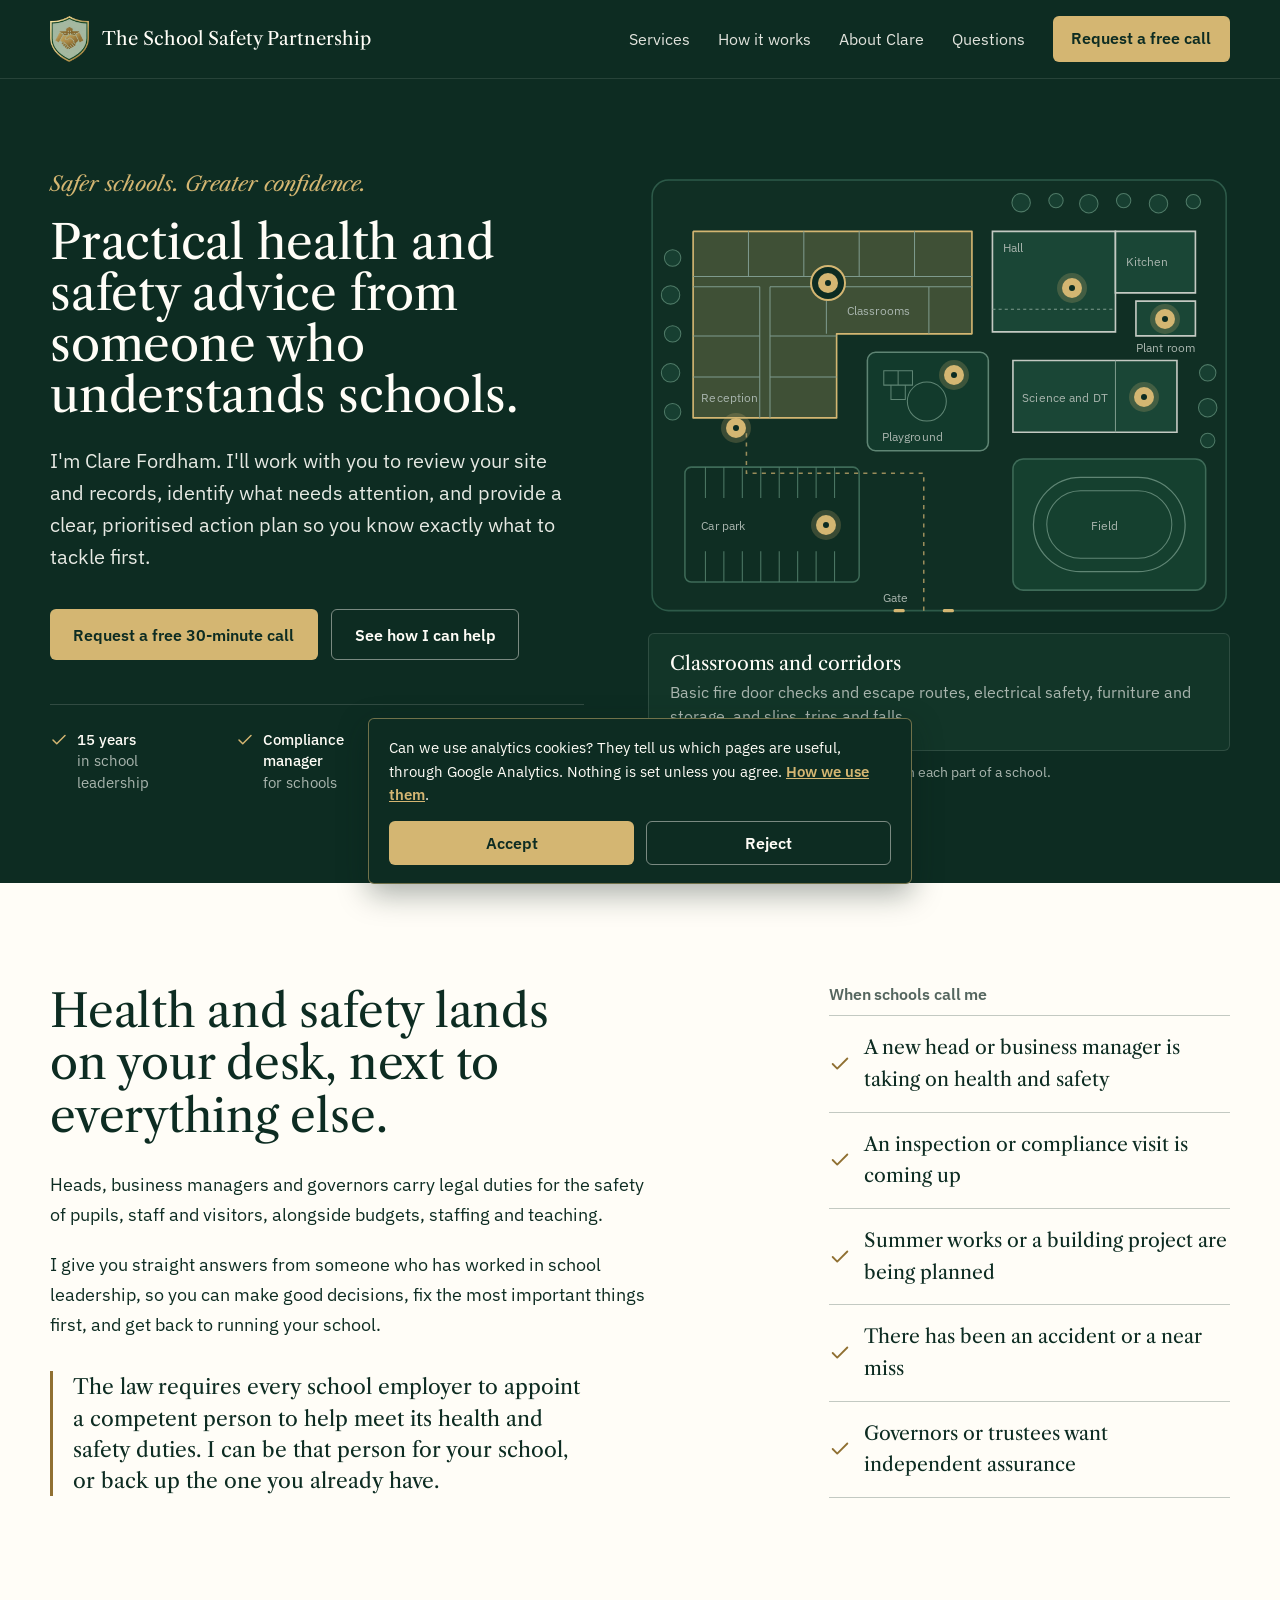
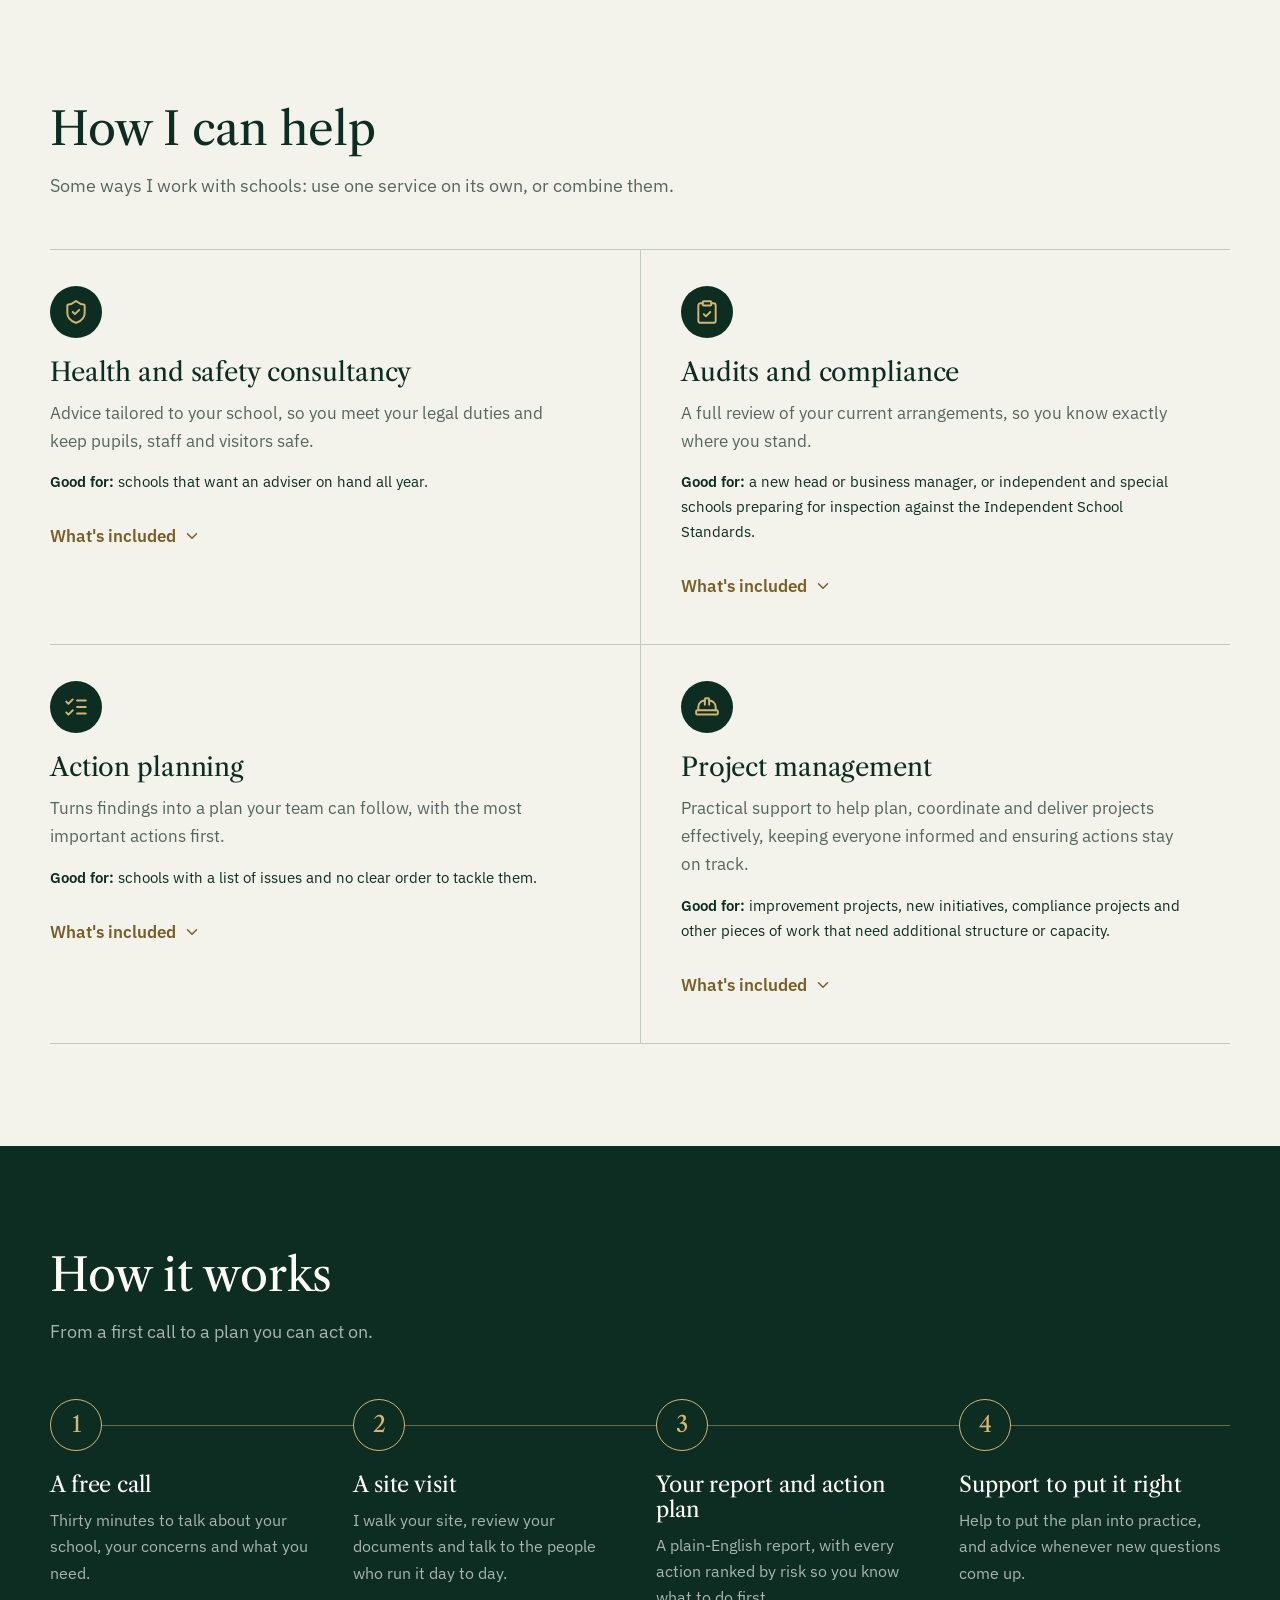
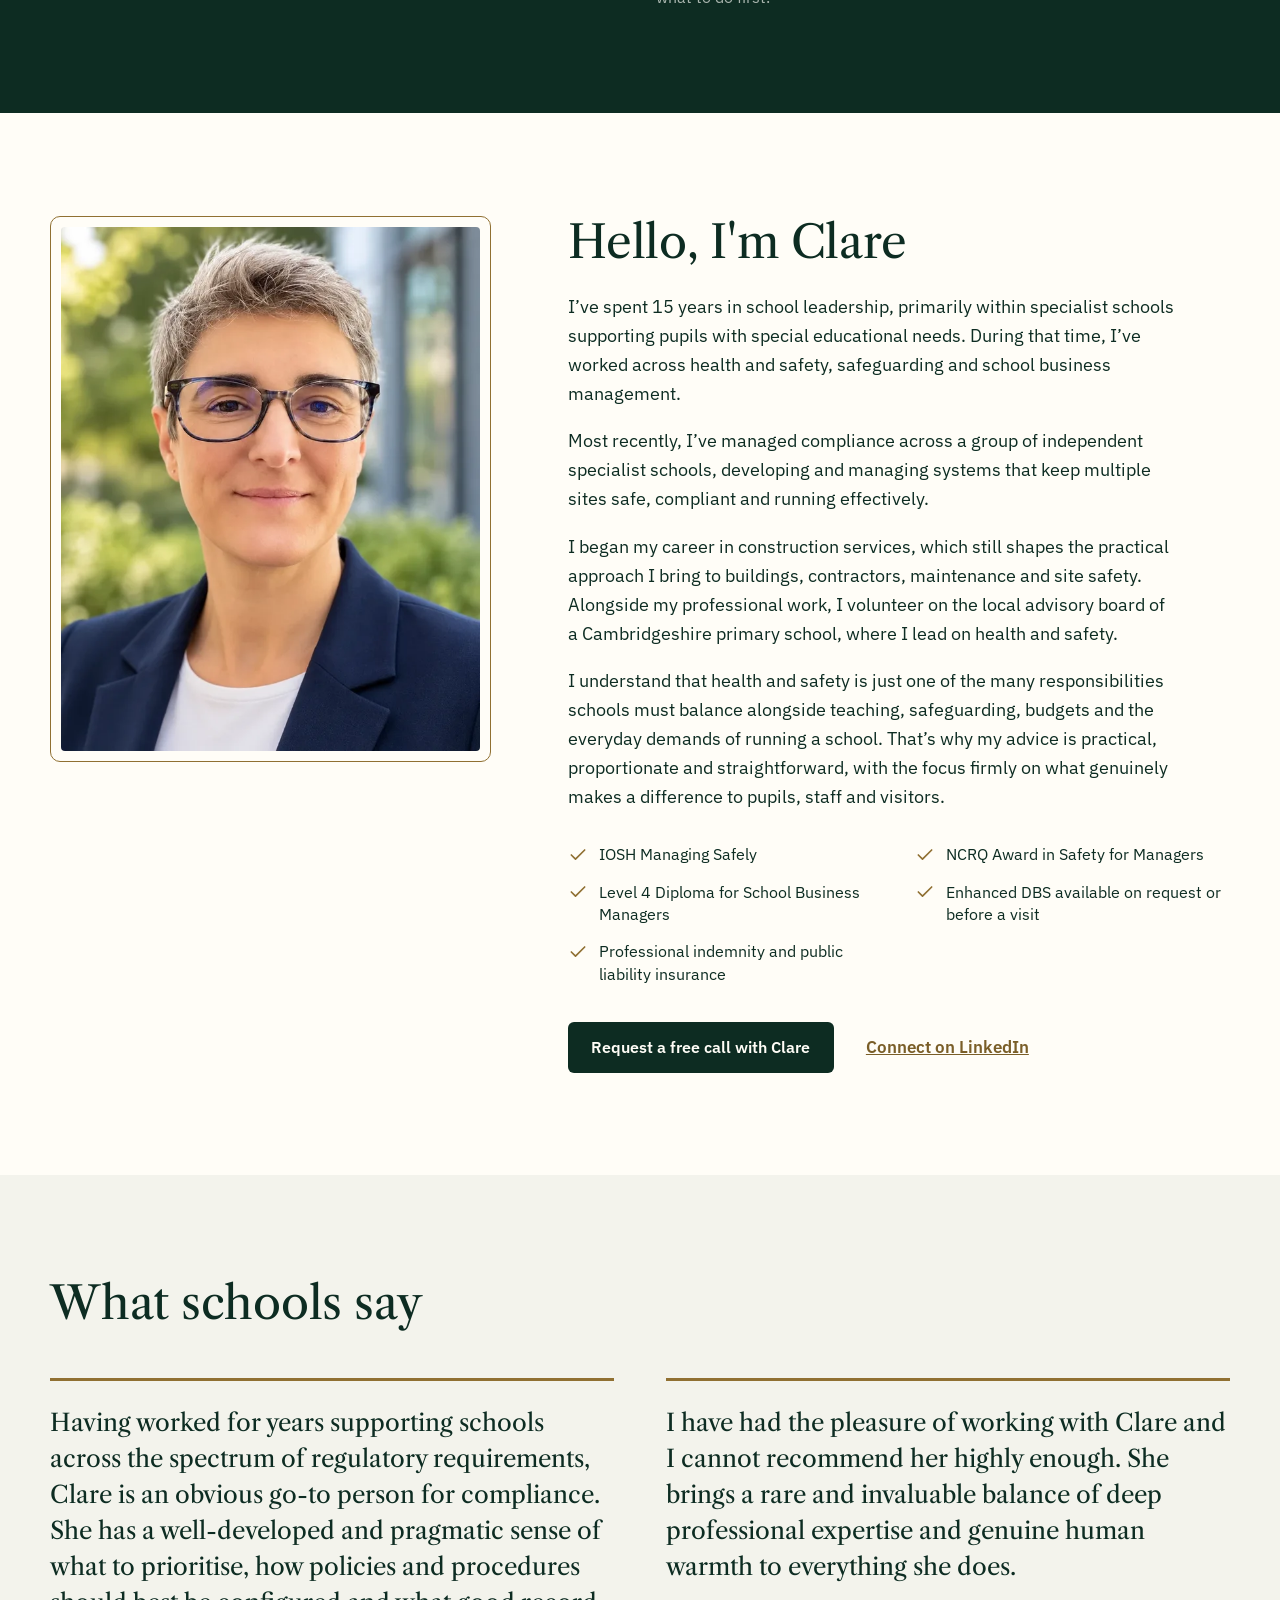
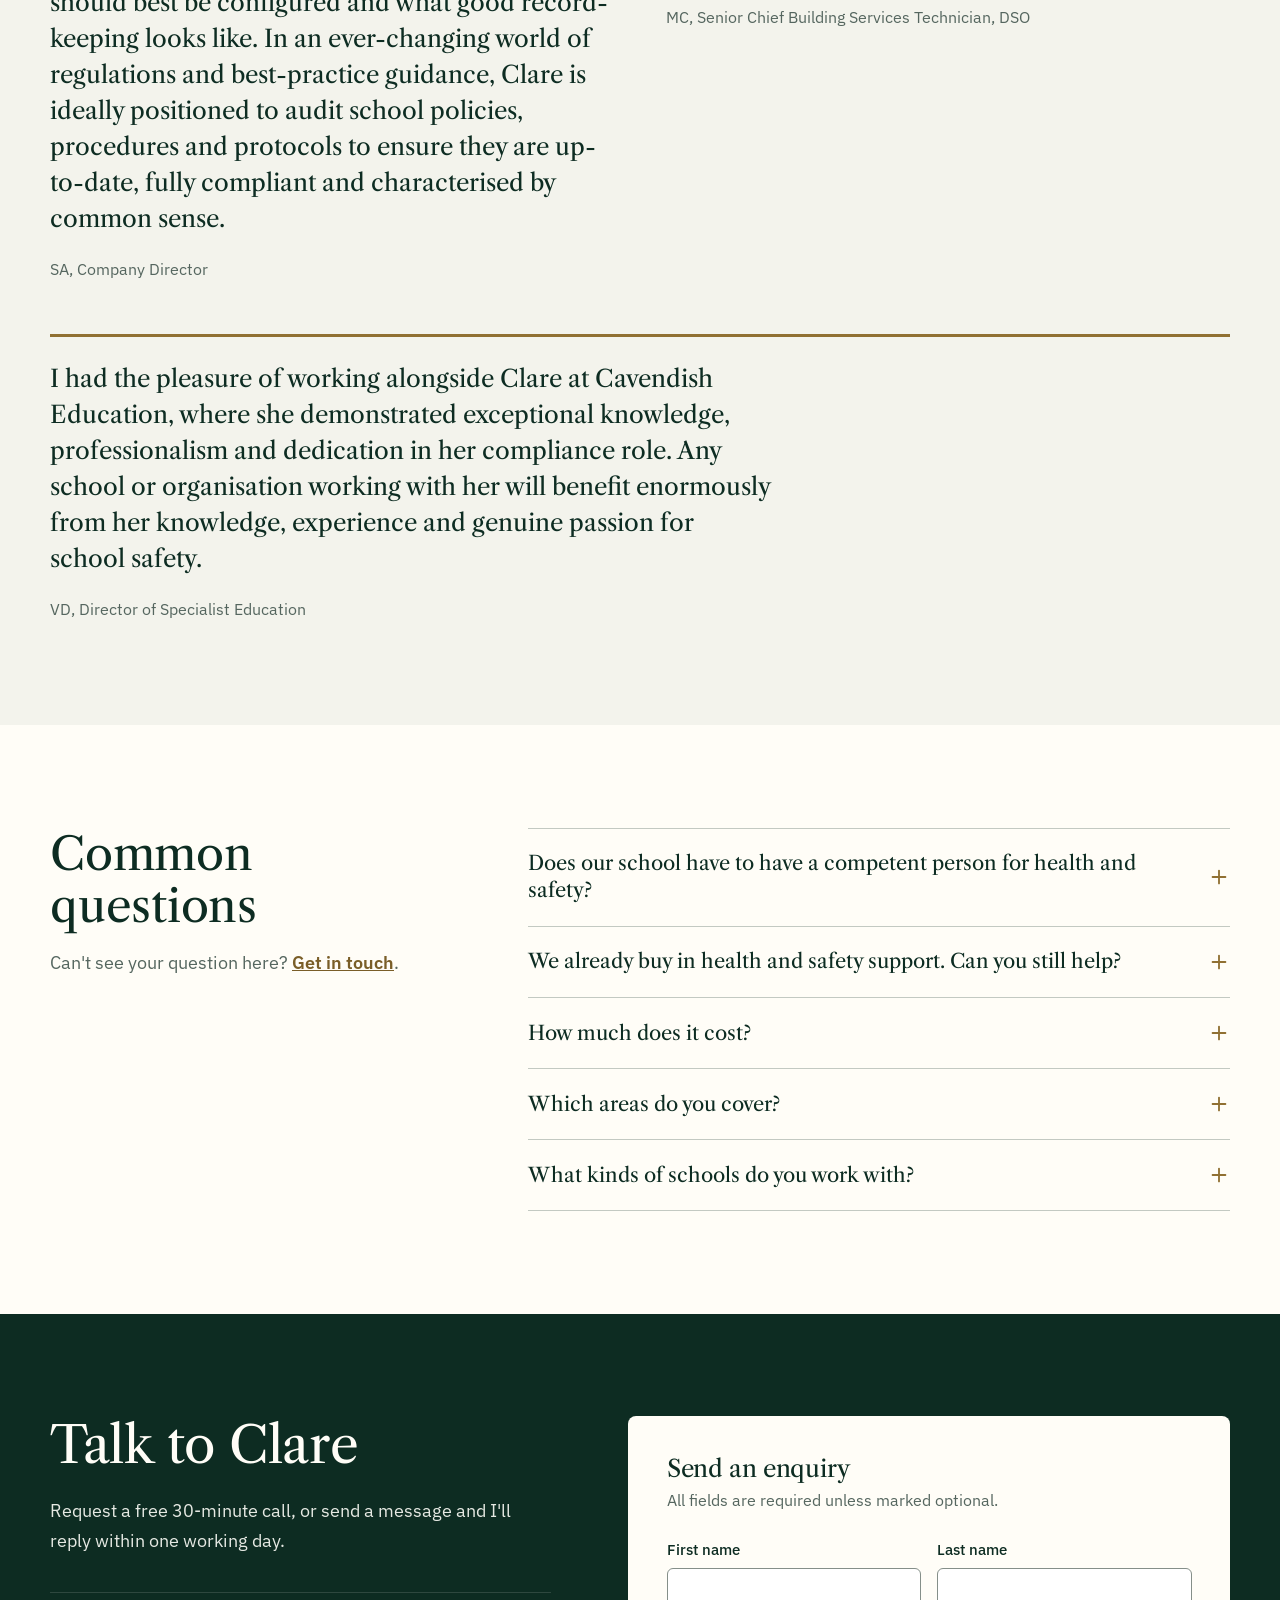
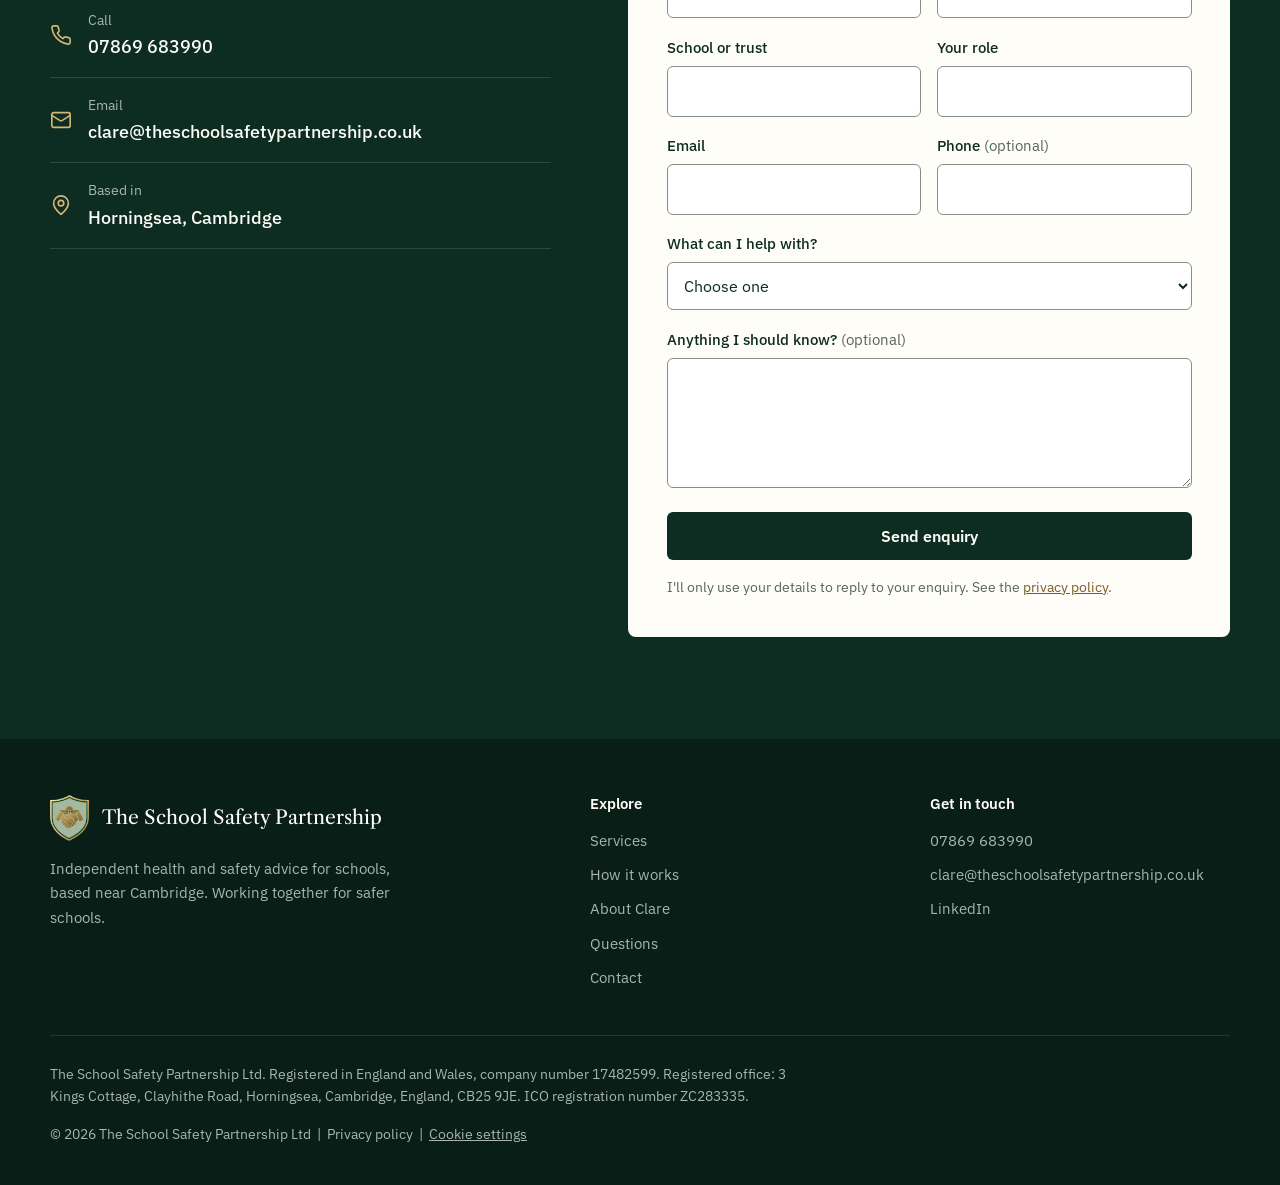
<file: index.html>
<!DOCTYPE html>
<html lang="en-GB">
<head>
<meta charset="utf-8">
<meta name="viewport" content="width=device-width, initial-scale=1">
<meta name="theme-color" content="#0D2C22">
<meta name="google-site-verification" content="k2RbcpQfrHU-fROAwKe_jxm2SYL-U-IUqyxzQhOb45o">
<meta property="og:url" content="https://www.theschoolsafetypartnership.co.uk/">
<meta property="og:image" content="https://www.theschoolsafetypartnership.co.uk/images/og-image.jpg">
<meta property="og:image:width" content="1200">
<meta property="og:image:height" content="630">
<meta property="og:image:alt" content="The School Safety Partnership: safer schools, greater confidence">
<meta name="twitter:card" content="summary_large_image">
<title>School Health and Safety Consultant, Cambridge | The School Safety Partnership</title>
<meta name="description" content="Health and safety consultant for schools near Cambridge, working nationwide. Site audits, compliance reviews and prioritised action plans from Clare Fordham, with 15 years in school leadership.">
<link rel="canonical" href="https://www.theschoolsafetypartnership.co.uk/">
<script type="application/ld+json">
{
  "@context": "https://schema.org",
  "@graph": [
    {
      "@type": "ProfessionalService",
      "@id": "https://www.theschoolsafetypartnership.co.uk/#business",
      "name": "The School Safety Partnership",
      "legalName": "The School Safety Partnership Ltd",
      "description": "Independent health and safety advice, audits and compliance support for schools, from Clare Fordham.",
      "slogan": "Safer schools. Greater confidence.",
      "url": "https://www.theschoolsafetypartnership.co.uk/",
      "image": "https://www.theschoolsafetypartnership.co.uk/images/og-image.jpg",
      "logo": "https://www.theschoolsafetypartnership.co.uk/images/logo-shield.webp",
      "telephone": "+447869683990",
      "email": "clare@theschoolsafetypartnership.co.uk",
      "address": {
        "@type": "PostalAddress",
        "streetAddress": "Clayhithe Road",
        "addressLocality": "Horningsea",
        "addressRegion": "Cambridgeshire",
        "postalCode": "CB25 9JE",
        "addressCountry": "GB"
      },
      "areaServed": [
        { "@type": "AdministrativeArea", "name": "Cambridgeshire" },
        { "@type": "AdministrativeArea", "name": "East Anglia" },
        { "@type": "Country", "name": "United Kingdom" }
      ],
      "founder": { "@id": "https://www.theschoolsafetypartnership.co.uk/#clare" },
      "sameAs": ["https://find-and-update.company-information.service.gov.uk/company/17482599"],
      "knowsAbout": ["School health and safety audits", "Compliance for schools", "Health and safety action planning", "Project management for schools", "Independent School Standards", "Health and safety risk assessments for schools"],
      "hasOfferCatalog": {
        "@type": "OfferCatalog",
        "name": "Health and safety services for schools",
        "itemListElement": [
          { "@type": "Offer", "itemOffered": { "@type": "Service", "name": "Health and safety consultancy", "description": "Advice tailored to your school, so you meet your legal duties and keep pupils, staff and visitors safe." } },
          { "@type": "Offer", "itemOffered": { "@type": "Service", "name": "Audits and compliance", "description": "A full review of your current arrangements, so you know exactly where you stand." } },
          { "@type": "Offer", "itemOffered": { "@type": "Service", "name": "Action planning", "description": "Turns findings into a plan your team can follow, with the most important actions first." } },
          { "@type": "Offer", "itemOffered": { "@type": "Service", "name": "Project management", "description": "Practical support to help plan, coordinate and deliver projects effectively, keeping everyone informed and ensuring actions stay on track." } }
        ]
      }
    },
    {
      "@type": "Person",
      "@id": "https://www.theschoolsafetypartnership.co.uk/#clare",
      "name": "Clare Fordham",
      "jobTitle": "Director",
      "worksFor": { "@id": "https://www.theschoolsafetypartnership.co.uk/#business" },
      "image": "https://www.theschoolsafetypartnership.co.uk/images/clare-portrait.webp",
      "sameAs": ["https://www.linkedin.com/in/clare-fordham-4216b5184/"],
      "hasCredential": [
        { "@type": "EducationalOccupationalCredential", "name": "IOSH Managing Safely" },
        { "@type": "EducationalOccupationalCredential", "name": "NCRQ Award in Safety for Managers" },
        { "@type": "EducationalOccupationalCredential", "name": "Level 4 Diploma for School Business Managers" }
      ]
    },
    {
      "@type": "WebSite",
      "@id": "https://www.theschoolsafetypartnership.co.uk/#website",
      "url": "https://www.theschoolsafetypartnership.co.uk/",
      "name": "The School Safety Partnership",
      "inLanguage": "en-GB",
      "publisher": { "@id": "https://www.theschoolsafetypartnership.co.uk/#business" }
    },
    {
      "@type": "FAQPage",
      "@id": "https://www.theschoolsafetypartnership.co.uk/#questions",
      "mainEntity": [
        {"@type":"Question","name":"Does our school have to have a competent person for health and safety?","acceptedAnswer":{"@type":"Answer","text":"Yes. Health and safety law requires every employer, including whoever employs your school's staff, to appoint one or more competent people to help meet its duties (Management of Health and Safety at Work Regulations 1999, regulation 7). That help can come from someone on your staff, your local authority or trust, or an independent adviser like me."}},
        {"@type":"Question","name":"We already buy in health and safety support. Can you still help?","acceptedAnswer":{"@type":"Answer","text":"Yes. Some schools ask me for an independent audit or a second opinion, or for help with a particular project such as summer building works."}},
        {"@type":"Question","name":"How much does it cost?","acceptedAnswer":{"@type":"Answer","text":"Every school is different, so costs depend on its size, location and specific requirements. Following our initial conversation, I'll provide a clear, tailored quotation based on your actual needs."}},
        {"@type":"Question","name":"Which areas do you cover?","acceptedAnswer":{"@type":"Answer","text":"I'm based just outside of Cambridge, and work with schools nationwide."}},
        {"@type":"Question","name":"What kinds of schools do you work with?","acceptedAnswer":{"@type":"Answer","text":"Primary and secondary schools, academies and trusts, and independent schools, including specialist schools for pupils with special educational needs. Most of my career has been in specialist education, so I understand the extra considerations that come with complex needs. Whatever your setting, my advice is tailored to your site and the way your school works."}}
      ]
    }
  ]
}
</script>
<meta property="og:title" content="The School Safety Partnership: health and safety advice for schools">
<meta property="og:description" content="Independent health and safety advice for schools from Clare Fordham, based near Cambridge.">
<meta property="og:site_name" content="The School Safety Partnership">
<meta property="og:type" content="website">
<meta property="og:locale" content="en_GB">
<link rel="icon" type="image/png" href="images/favicon.png">
<link rel="preconnect" href="https://fonts.googleapis.com">
<link rel="preconnect" href="https://fonts.gstatic.com" crossorigin>
<link rel="stylesheet" href="https://fonts.googleapis.com/css2?family=IBM+Plex+Sans:wght@400;500;600&family=Libre+Caslon+Text:ital,wght@0,400;0,700;1,400&display=swap">
<link rel="stylesheet" href="css/styles.css">
</head>
<body>
<a class="skip" href="#main">Skip to content</a>

<header class="site-header">
  <div class="wrap">
    <a class="brand" href="#top" aria-label="The School Safety Partnership, home">
      <img src="images/logo-shield.webp" alt="" width="138" height="160">
      <span>The School Safety Partnership</span>
    </a>
    <button class="menu-btn" type="button" aria-expanded="false" aria-controls="site-nav">
      <svg class="icon-open" viewBox="0 0 24 24" fill="none" stroke="currentColor" stroke-width="2" stroke-linecap="round" aria-hidden="true"><path d="M4 6h16M4 12h16M4 18h16"/></svg>
      <svg class="icon-close" viewBox="0 0 24 24" fill="none" stroke="currentColor" stroke-width="2" stroke-linecap="round" aria-hidden="true"><path d="M6 6l12 12M18 6 6 18"/></svg>
      <span class="menu-label">Menu</span>
    </button>
    <nav class="site-nav" id="site-nav" aria-label="Main">
      <ul>
        <li><a href="#services">Services</a></li>
        <li><a href="#how-it-works">How it works</a></li>
        <li><a href="#about">About Clare</a></li>
        <li><a href="#questions">Questions</a></li>
        <li><a class="btn btn-gold" href="#contact" data-book>Request a free call</a></li>
      </ul>
    </nav>
  </div>
</header>

<main id="main">

<!-- ================= HERO ================= -->
<section class="hero on-dark" id="top" aria-labelledby="hero-title">
  <div class="wrap">
    <div>
      <p class="hero-tagline">Safer schools. Greater confidence.</p>
      <h1 id="hero-title">Practical health and safety advice from someone who understands schools.</h1>
      <p class="hero-lede">I'm Clare Fordham. I'll work with you to review your site and records, identify what needs attention, and provide a clear, prioritised action plan so you know exactly what to tackle first.</p>
      <div class="hero-actions">
        <a class="btn btn-gold" href="#contact" data-book>Request a free 30-minute call</a>
        <a class="btn btn-ghost" href="#services">See how I can help</a>
      </div>
      <ul class="hero-facts">
        <li>
          <svg viewBox="0 0 24 24" fill="none" stroke="currentColor" stroke-width="2" stroke-linecap="round" stroke-linejoin="round" aria-hidden="true"><path d="M20 6 9 17l-5-5"/></svg>
          <span><strong>15 years</strong>in school leadership</span>
        </li>
        <li>
          <svg viewBox="0 0 24 24" fill="none" stroke="currentColor" stroke-width="2" stroke-linecap="round" stroke-linejoin="round" aria-hidden="true"><path d="M20 6 9 17l-5-5"/></svg>
          <span><strong>Compliance manager</strong>for schools</span>
        </li>
        <li>
          <svg viewBox="0 0 24 24" fill="none" stroke="currentColor" stroke-width="2" stroke-linecap="round" stroke-linejoin="round" aria-hidden="true"><path d="M20 6 9 17l-5-5"/></svg>
          <span><strong>Near Cambridge</strong>working with schools nationwide</span>
        </li>
      </ul>
    </div>

    <div class="plan" id="plan">
      <div class="plan-frame">
        <svg viewBox="16 16 568 428" role="img" aria-label="Illustrated plan of a school site, with markers on the areas a health and safety review covers">
          <!-- site boundary -->
          <rect class="draw" x="20" y="20" width="560" height="420" rx="16" fill="#102F24" stroke="#2D5A49" stroke-width="1.5"/>
          <!-- trees -->
          <g fill="#173F31" stroke="#4F7A67" stroke-width="1">
            <circle cx="380" cy="42" r="9"/><circle cx="414" cy="40" r="7"/><circle cx="446" cy="43" r="9"/><circle cx="480" cy="40" r="7"/><circle cx="514" cy="43" r="9"/><circle cx="548" cy="41" r="7"/>
            <circle cx="40" cy="96" r="8"/><circle cx="38" cy="132" r="9"/><circle cx="40" cy="170" r="8"/><circle cx="38" cy="208" r="9"/><circle cx="40" cy="246" r="8"/>
            <circle cx="562" cy="208" r="8"/><circle cx="562" cy="242" r="9"/><circle cx="562" cy="274" r="7"/>
          </g>
          <!-- field + track -->
          <rect id="area-field" class="area draw" x="372" y="292" width="188" height="128" rx="10" fill="#15402F" stroke="#3E6B58" stroke-width="1.5"/>
          <rect class="draw" x="392" y="310" width="148" height="92" rx="46" fill="none" stroke="#5F8574" stroke-width="1.2"/>
          <rect class="draw" x="405" y="323" width="122" height="66" rx="33" fill="none" stroke="#5F8574" stroke-width="1"/>
          <!-- car park -->
          <rect id="area-carpark" class="area draw" x="52" y="300" width="170" height="112" rx="6" fill="#0F2E23" stroke="#3E6B58" stroke-width="1.5"/>
          <g stroke="#4F7A67" stroke-width="1">
            <path d="M72 300v30M90 300v30M108 300v30M126 300v30M144 300v30M162 300v30M180 300v30M198 300v30"/>
            <path d="M72 382v30M90 382v30M108 382v30M126 382v30M144 382v30M162 382v30M180 382v30M198 382v30"/>
          </g>
          <!-- pedestrian route from gate -->
          <path d="M285 440V306H112V262" fill="none" stroke="#D4B672" stroke-width="1.5" stroke-dasharray="4 5" opacity=".7"/>
          <path d="M265 440h-8M313 440h-8" stroke="#D4B672" stroke-width="3" stroke-linecap="round"/>
          <!-- playground -->
          <rect id="area-outdoor" class="area draw" x="230" y="188" width="118" height="96" rx="8" fill="#123A2C" stroke="#5F8574" stroke-width="1.5"/>
          <circle cx="288" cy="236" r="19" fill="none" stroke="#5F8574" stroke-width="1"/>
          <path d="M246 206h14v14h-14zM260 206h14v14h-14zM253 220h14v14h-14z" fill="none" stroke="#5F8574" stroke-width="1"/>
          <!-- main teaching block -->
          <path id="area-classrooms" class="area draw" d="M60 70H332V170H200V252H60Z" fill="#1A4636" stroke="#C3C9C2" stroke-width="1.6" stroke-linejoin="round"/>
          <g stroke="#7E9A8D" stroke-width="1" fill="none">
            <path d="M60 114H332M135 124H332M60 124H125"/>
            <path d="M114 70v44M168 70v44M222 70v44M276 70v44"/>
            <path d="M190 124v46M290 124v46"/>
            <path d="M125 124v128M135 124v128"/>
            <path d="M60 172h65M60 212h65M135 172h65M135 212h65"/>
          </g>
          <rect id="area-reception" class="area" x="60" y="212" width="65" height="40" fill="transparent" stroke="none"/>
          <!-- hall + kitchen -->
          <g id="area-hall" class="area draw" fill="#1A4636" stroke="#C3C9C2" stroke-width="1.6">
            <rect x="352" y="70" width="120" height="98"/>
            <rect x="472" y="70" width="78" height="60"/>
          </g>
          <path d="M352 146h120" stroke="#7E9A8D" stroke-width="1" stroke-dasharray="3 3"/>
          <!-- plant room -->
          <rect id="area-plant" class="area draw" x="492" y="138" width="58" height="34" fill="#1A4636" stroke="#C3C9C2" stroke-width="1.6"/>
          <!-- science + DT -->
          <rect id="area-science" class="area draw" x="372" y="196" width="160" height="70" fill="#1A4636" stroke="#C3C9C2" stroke-width="1.6"/>
          <path d="M472 196v70" stroke="#7E9A8D" stroke-width="1"/>
          <!-- labels -->
          <g class="plan-label" aria-hidden="true">
            <text x="210" y="152">Classrooms</text>
            <text x="68" y="236">Reception</text>
            <text x="362" y="90">Hall</text>
            <text x="482" y="104">Kitchen</text>
            <text x="381" y="236" class="lbl-long">Science and DT</text><text x="381" y="236" class="lbl-short">Science</text>
            <text x="244" y="275">Playground</text>
            <text x="448" y="361">Field</text>
            <text x="68" y="361">Car park</text>
            <text x="270" y="432" text-anchor="end">Gate</text>
            <text x="492" y="188">Plant room</text>
          </g>
        </svg>
        <button class="pin" type="button" style="left:15.14%;top:57.48%" data-area="reception" aria-pressed="false"><span class="visually-hidden">Entrance and reception</span></button>
        <button class="pin" type="button" style="left:30.99%;top:24.3%" data-area="classrooms" aria-pressed="false"><span class="visually-hidden">Classrooms and corridors</span></button>
        <button class="pin" type="button" style="left:72.89%;top:25.47%" data-area="hall" aria-pressed="false"><span class="visually-hidden">Hall and kitchen</span></button>
        <button class="pin" type="button" style="left:88.91%;top:32.48%" data-area="plant" aria-pressed="false"><span class="visually-hidden">Plant room and services</span></button>
        <button class="pin" type="button" style="left:85.21%;top:50.23%" data-area="science" aria-pressed="false"><span class="visually-hidden">Science and DT</span></button>
        <button class="pin" type="button" style="left:52.64%;top:45.33%" data-area="outdoor" aria-pressed="false"><span class="visually-hidden">Playground and field</span></button>
        <button class="pin" type="button" style="left:30.63%;top:79.44%" data-area="carpark" aria-pressed="false"><span class="visually-hidden">Car park and deliveries</span></button>
      </div>
      <div class="plan-caption" aria-live="polite">
        <h2 id="plan-title">Classrooms and corridors</h2>
        <p id="plan-text">Basic fire door checks and escape routes, electrical safety, furniture and storage, and slips, trips and falls.</p>
      </div>
      <p class="plan-hint">Select a gold marker to see what I check in each part of a school.</p>
    </div>
  </div>
</section>

<!-- ================= THE DUTY ================= -->
<section class="band on-light" aria-labelledby="duty-title">
  <div class="wrap duty">
    <div class="duty-copy">
      <h2 id="duty-title">Health and safety lands on your desk, next to everything else.</h2>
      <p>Heads, business managers and governors carry legal duties for the safety of pupils, staff and visitors, alongside budgets, staffing and teaching.</p>
      <p>I give you straight answers from someone who has worked in school leadership, so you can make good decisions, fix the most important things first, and get back to running your school.</p>
      <p class="law">The law requires every school employer to appoint a competent person to help meet its health and safety duties. I can be that person for your school, or back up the one you already have.</p>
    </div>
    <div class="audience">
      <h3>When schools call me</h3>
      <ul>
        <li><svg viewBox="0 0 24 24" fill="none" stroke="currentColor" stroke-width="2" stroke-linecap="round" stroke-linejoin="round" aria-hidden="true"><path d="M20 6 9 17l-5-5"/></svg>A new head or business manager is taking on health and safety</li>
        <li><svg viewBox="0 0 24 24" fill="none" stroke="currentColor" stroke-width="2" stroke-linecap="round" stroke-linejoin="round" aria-hidden="true"><path d="M20 6 9 17l-5-5"/></svg>An inspection or compliance visit is coming up</li>
        <li><svg viewBox="0 0 24 24" fill="none" stroke="currentColor" stroke-width="2" stroke-linecap="round" stroke-linejoin="round" aria-hidden="true"><path d="M20 6 9 17l-5-5"/></svg>Summer works or a building project are being planned</li>
        <li><svg viewBox="0 0 24 24" fill="none" stroke="currentColor" stroke-width="2" stroke-linecap="round" stroke-linejoin="round" aria-hidden="true"><path d="M20 6 9 17l-5-5"/></svg>There has been an accident or a near miss</li>
        <li><svg viewBox="0 0 24 24" fill="none" stroke="currentColor" stroke-width="2" stroke-linecap="round" stroke-linejoin="round" aria-hidden="true"><path d="M20 6 9 17l-5-5"/></svg>Governors or trustees want independent assurance</li>
      </ul>
    </div>
  </div>
</section>

<!-- ================= SERVICES ================= -->
<section class="band band-linen on-light" id="services" aria-labelledby="services-title">
  <div class="wrap">
    <div class="section-head">
      <h2 id="services-title">How I can help</h2>
      <p>Some ways I work with schools: use one service on its own, or combine them.</p>
    </div>
    <div class="services">
      <article class="service">
        <div class="service-icon"><svg viewBox="0 0 24 24" fill="none" stroke="currentColor" stroke-width="1.8" stroke-linecap="round" stroke-linejoin="round" aria-hidden="true"><path d="M20 13c0 5-3.5 7.5-7.66 8.95a1 1 0 0 1-.67-.01C7.5 20.5 4 18 4 13V6a1 1 0 0 1 1-1c2 0 4.5-1.2 6.24-2.72a1.17 1.17 0 0 1 1.52 0C14.51 3.81 17 5 19 5a1 1 0 0 1 1 1z"/><path d="m9 12 2 2 4-4"/></svg></div>
        <h3>Health and safety consultancy</h3>
        <p>Advice tailored to your school, so you meet your legal duties and keep pupils, staff and visitors safe.</p>
        <p class="best-for"><strong>Good for:</strong> schools that want an adviser on hand all year.</p>
        <details class="more">
          <summary>What's included <svg viewBox="0 0 24 24" fill="none" stroke="currentColor" stroke-width="2" stroke-linecap="round" stroke-linejoin="round" aria-hidden="true"><path d="m6 9 6 6 6-6"/></svg></summary>
          <ul>
            <li>Your health and safety policy and procedures, written for your school</li>
            <li>Risk assessments for your site, activities and trips, and how to control the risks</li>
            <li>Help keeping up with changes in legislation and guidance</li>
            <li>Staff training that builds confidence and a positive safety culture</li>
            <li>Someone to call when a new concern or question comes up</li>
          </ul>
        </details>
      </article>
      <article class="service">
        <div class="service-icon"><svg viewBox="0 0 24 24" fill="none" stroke="currentColor" stroke-width="1.8" stroke-linecap="round" stroke-linejoin="round" aria-hidden="true"><rect x="8" y="2" width="8" height="4" rx="1"/><path d="M16 4h2a2 2 0 0 1 2 2v14a2 2 0 0 1-2 2H6a2 2 0 0 1-2-2V6a2 2 0 0 1 2-2h2"/><path d="m9 14 2 2 4-4"/></svg></div>
        <h3>Audits and compliance</h3>
        <p>A full review of your current arrangements, so you know exactly where you stand.</p>
        <p class="best-for"><strong>Good for:</strong> a new head or business manager, or independent and special schools preparing for inspection against the Independent School Standards.</p>
        <details class="more">
          <summary>What's included <svg viewBox="0 0 24 24" fill="none" stroke="currentColor" stroke-width="2" stroke-linecap="round" stroke-linejoin="round" aria-hidden="true"><path d="m6 9 6 6 6-6"/></svg></summary>
          <ul>
            <li>A walk of your whole site: buildings, plant rooms, grounds and outdoor areas</li>
            <li>A check of your key records, such as your fire risk assessment, asbestos register, water hygiene records and inspection certificates</li>
            <li>A review of your policy, risk assessments and procedures</li>
            <li>Gaps and concerns set out plainly, the most serious first</li>
            <li>Improvements that suit your school's budget and resources</li>
          </ul>
        </details>
      </article>
      <article class="service">
        <div class="service-icon"><svg viewBox="0 0 24 24" fill="none" stroke="currentColor" stroke-width="1.8" stroke-linecap="round" stroke-linejoin="round" aria-hidden="true"><path d="m3 17 2 2 4-4"/><path d="m3 7 2 2 4-4"/><path d="M13 6h8"/><path d="M13 12h8"/><path d="M13 18h8"/></svg></div>
        <h3>Action planning</h3>
        <p>Turns findings into a plan your team can follow, with the most important actions first.</p>
        <p class="best-for"><strong>Good for:</strong> schools with a list of issues and no clear order to tackle them.</p>
        <details class="more">
          <summary>What's included <svg viewBox="0 0 24 24" fill="none" stroke="currentColor" stroke-width="2" stroke-linecap="round" stroke-linejoin="round" aria-hidden="true"><path d="m6 9 6 6 6-6"/></svg></summary>
          <ul>
            <li>Every action ranked by risk, urgency and impact</li>
            <li>An owner and a target date for each action</li>
            <li>Quick wins alongside longer-term improvements</li>
            <li>A summary governors can use to track progress</li>
          </ul>
        </details>
      </article>
      <article class="service">
        <div class="service-icon"><svg viewBox="0 0 24 24" fill="none" stroke="currentColor" stroke-width="1.8" stroke-linecap="round" stroke-linejoin="round" aria-hidden="true"><path d="M10 10V5a1 1 0 0 1 1-1h2a1 1 0 0 1 1 1v5"/><path d="M14 6a6 6 0 0 1 6 6v3"/><path d="M4 15v-3a6 6 0 0 1 6-6"/><rect x="2" y="15" width="20" height="4" rx="1"/></svg></div>
        <h3>Project management</h3>
        <p>Practical support to help plan, coordinate and deliver projects effectively, keeping everyone informed and ensuring actions stay on track.</p>
        <p class="best-for"><strong>Good for:</strong> improvement projects, new initiatives, compliance projects and other pieces of work that need additional structure or capacity.</p>
        <details class="more">
          <summary>What's included <svg viewBox="0 0 24 24" fill="none" stroke="currentColor" stroke-width="2" stroke-linecap="round" stroke-linejoin="round" aria-hidden="true"><path d="m6 9 6 6 6-6"/></svg></summary>
          <ul>
            <li>An agreed scope with clear objectives, responsibilities and realistic milestones</li>
            <li>A structured project plan from start to completion</li>
            <li>Coordination with relevant staff and external parties</li>
            <li>Identification and monitoring of risks, priorities and actions</li>
            <li>Regular progress updates and support to keep the project on track</li>
            <li>Clear documentation and a structured project close</li>
          </ul>
        </details>
      </article>
    </div>
  </div>
</section>

<!-- ================= HOW IT WORKS ================= -->
<section class="band band-forest on-dark" id="how-it-works" aria-labelledby="how-title">
  <div class="wrap">
    <div class="section-head">
      <h2 id="how-title">How it works</h2>
      <p>From a first call to a plan you can act on.</p>
    </div>
    <ol class="steps">
      <li>
        <h3>A free call</h3>
        <p>Thirty minutes to talk about your school, your concerns and what you need.</p>
      </li>
      <li>
        <h3>A site visit</h3>
        <p>I walk your site, review your documents and talk to the people who run it day to day.</p>
      </li>
      <li>
        <h3>Your report and action plan</h3>
        <p>A plain-English report, with every action ranked by risk so you know what to do first.</p>
      </li>
      <li>
        <h3>Support to put it right</h3>
        <p>Help to put the plan into practice, and advice whenever new questions come up.</p>
      </li>
    </ol>
  </div>
</section>

<!-- ================= ABOUT ================= -->
<section class="band on-light" id="about" aria-labelledby="about-title">
  <div class="wrap about">
    <figure class="portrait">
      <img src="images/clare-portrait.webp" alt="Clare Fordham, founder of The School Safety Partnership" width="640" height="800" loading="lazy">
    </figure>
    <div class="about-copy">
      <h2 id="about-title">Hello, I'm Clare</h2>
      <p>I’ve spent 15 years in school leadership, primarily within specialist schools supporting pupils with special educational needs. During that time, I’ve worked across health and safety, safeguarding and school business management.</p>
      <p>Most recently, I’ve managed compliance across a group of independent specialist schools, developing and managing systems that keep multiple sites safe, compliant and running effectively.</p>
      <p>I began my career in construction services, which still shapes the practical approach I bring to buildings, contractors, maintenance and site safety. Alongside my professional work, I volunteer on the local advisory board of a Cambridgeshire primary school, where I lead on health and safety.</p>
      <p>I understand that health and safety is just one of the many responsibilities schools must balance alongside teaching, safeguarding, budgets and the everyday demands of running a school. That’s why my advice is practical, proportionate and straightforward, with the focus firmly on what genuinely makes a difference to pupils, staff and visitors.</p>
      <ul class="creds">
        <li><svg viewBox="0 0 24 24" fill="none" stroke="currentColor" stroke-width="2" stroke-linecap="round" stroke-linejoin="round" aria-hidden="true"><path d="M20 6 9 17l-5-5"/></svg>IOSH Managing Safely</li>
        <li><svg viewBox="0 0 24 24" fill="none" stroke="currentColor" stroke-width="2" stroke-linecap="round" stroke-linejoin="round" aria-hidden="true"><path d="M20 6 9 17l-5-5"/></svg>NCRQ Award in Safety for Managers</li>
        <li><svg viewBox="0 0 24 24" fill="none" stroke="currentColor" stroke-width="2" stroke-linecap="round" stroke-linejoin="round" aria-hidden="true"><path d="M20 6 9 17l-5-5"/></svg>Level 4 Diploma for School Business Managers</li>
        <li><svg viewBox="0 0 24 24" fill="none" stroke="currentColor" stroke-width="2" stroke-linecap="round" stroke-linejoin="round" aria-hidden="true"><path d="M20 6 9 17l-5-5"/></svg>Enhanced DBS available on request or before a visit</li>
        <li><svg viewBox="0 0 24 24" fill="none" stroke="currentColor" stroke-width="2" stroke-linecap="round" stroke-linejoin="round" aria-hidden="true"><path d="M20 6 9 17l-5-5"/></svg>Professional indemnity and public liability insurance</li>
      </ul>
      <div class="signoff">
        <a class="btn btn-forest" href="#contact" data-book>Request a free call with Clare</a>
        <a href="https://www.linkedin.com/in/clare-fordham-4216b5184/">Connect on LinkedIn</a>
      </div>
    </div>
  </div>
</section>

<!-- ================= TESTIMONIALS ================= -->
<section class="band band-linen on-light" aria-labelledby="quotes-title">
  <div class="wrap">
    <div class="section-head">
      <h2 id="quotes-title">What schools say</h2>
    </div>
    <div class="quotes">
      <figure>
        <blockquote><p>Having worked for years supporting schools across the spectrum of regulatory requirements, Clare is an obvious go-to person for compliance. She has a well-developed and pragmatic sense of what to prioritise, how policies and procedures should best be configured and what good record-keeping looks like. In an ever-changing world of regulations and best-practice guidance, Clare is ideally positioned to audit school policies, procedures and protocols to ensure they are up-to-date, fully compliant and characterised by common sense.</p></blockquote>
        <figcaption>SA, Company Director</figcaption>
      </figure>
      <figure>
        <blockquote><p>I have had the pleasure of working with Clare and I cannot recommend her highly enough. She brings a rare and invaluable balance of deep professional expertise and genuine human warmth to everything she does.</p></blockquote>
        <figcaption>MC, Senior Chief Building Services Technician, DSO</figcaption>
      </figure>
      <figure>
        <blockquote><p>I had the pleasure of working alongside Clare at Cavendish Education, where she demonstrated exceptional knowledge, professionalism and dedication in her compliance role. Any school or organisation working with her will benefit enormously from her knowledge, experience and genuine passion for school safety.</p></blockquote>
        <figcaption>VD, Director of Specialist Education</figcaption>
      </figure>
    </div>
  </div>
</section>

<!-- ================= FAQ ================= -->
<section class="band on-light" id="questions" aria-labelledby="faq-title">
  <div class="wrap faq">
    <div class="section-head">
      <h2 id="faq-title">Common questions</h2>
      <p>Can't see your question here? <a href="#contact" style="color:var(--brass-ink);font-weight:600">Get in touch</a>.</p>
    </div>
    <div class="faq-list">
      <details>
        <summary>Does our school have to have a competent person for health and safety?<svg viewBox="0 0 24 24" fill="none" stroke="currentColor" stroke-width="2" stroke-linecap="round" aria-hidden="true"><path d="M12 5v14M5 12h14"/></svg></summary>
        <p>Yes. Health and safety law requires every employer, including whoever employs your school's staff, to appoint one or more competent people to help meet its duties (Management of Health and Safety at Work Regulations 1999, regulation 7). That help can come from someone on your staff, your local authority or trust, or an independent adviser like me.</p>
      </details>
      <details>
        <summary>We already buy in health and safety support. Can you still help?<svg viewBox="0 0 24 24" fill="none" stroke="currentColor" stroke-width="2" stroke-linecap="round" aria-hidden="true"><path d="M12 5v14M5 12h14"/></svg></summary>
        <p>Yes. Some schools ask me for an independent audit or a second opinion, or for help with a particular project such as summer building works.</p>
      </details>
      <details>
        <summary>How much does it cost?<svg viewBox="0 0 24 24" fill="none" stroke="currentColor" stroke-width="2" stroke-linecap="round" aria-hidden="true"><path d="M12 5v14M5 12h14"/></svg></summary>
        <p>Every school is different, so costs depend on its size, location and specific requirements. Following our initial conversation, I'll provide a clear, tailored quotation based on your actual needs.</p>
      </details>
      <details>
        <summary>Which areas do you cover?<svg viewBox="0 0 24 24" fill="none" stroke="currentColor" stroke-width="2" stroke-linecap="round" aria-hidden="true"><path d="M12 5v14M5 12h14"/></svg></summary>
        <p>I'm based just outside of Cambridge, and work with schools nationwide.</p>
      </details>
      <details>
        <summary>What kinds of schools do you work with?<svg viewBox="0 0 24 24" fill="none" stroke="currentColor" stroke-width="2" stroke-linecap="round" aria-hidden="true"><path d="M12 5v14M5 12h14"/></svg></summary>
        <p>Primary and secondary schools, academies and trusts, and independent schools, including specialist schools for pupils with special educational needs. Most of my career has been in specialist education, so I understand the extra considerations that come with complex needs. Whatever your setting, my advice is tailored to your site and the way your school works.</p>
      </details>
    </div>
  </div>
</section>

<!-- ================= CONTACT ================= -->
<section class="band band-forest on-dark" id="contact" aria-labelledby="contact-title">
  <div class="wrap contact">
    <div>
      <h2 id="contact-title">Talk to Clare</h2>
      <p class="contact-lede">Request a free 30-minute call, or send a message and I'll reply within one working day.</p>
      <ul class="contact-list">
        <li>
          <svg viewBox="0 0 24 24" fill="none" stroke="currentColor" stroke-width="1.8" stroke-linecap="round" stroke-linejoin="round" aria-hidden="true"><path d="M22 16.92v3a2 2 0 0 1-2.18 2 19.79 19.79 0 0 1-8.63-3.07 19.5 19.5 0 0 1-6-6 19.79 19.79 0 0 1-3.07-8.67A2 2 0 0 1 4.11 2h3a2 2 0 0 1 2 1.72 12.84 12.84 0 0 0 .7 2.81 2 2 0 0 1-.45 2.11L8.09 9.91a16 16 0 0 0 6 6l1.27-1.27a2 2 0 0 1 2.11-.45 12.84 12.84 0 0 0 2.81.7A2 2 0 0 1 22 16.92z"/></svg>
          <div><span>Call</span><a href="tel:+447869683990">07869 683990</a></div>
        </li>
        <li>
          <svg viewBox="0 0 24 24" fill="none" stroke="currentColor" stroke-width="1.8" stroke-linecap="round" stroke-linejoin="round" aria-hidden="true"><rect width="20" height="16" x="2" y="4" rx="2"/><path d="m22 7-8.97 5.7a1.94 1.94 0 0 1-2.06 0L2 7"/></svg>
          <div><span>Email</span><a href="mailto:clare@theschoolsafetypartnership.co.uk">clare@theschoolsafetypartnership.co.uk</a></div>
        </li>
        <li>
          <svg viewBox="0 0 24 24" fill="none" stroke="currentColor" stroke-width="1.8" stroke-linecap="round" stroke-linejoin="round" aria-hidden="true"><path d="M20 10c0 4.993-5.539 10.193-7.399 11.799a1 1 0 0 1-1.202 0C9.539 20.193 4 14.993 4 10a8 8 0 0 1 16 0"/><circle cx="12" cy="10" r="3"/></svg>
          <div><span>Based in</span><p class="plain">Horningsea, Cambridge</p></div>
        </li>
      </ul>
    </div>

    <form class="form on-light" id="enquiry" novalidate>
      <div class="form-body">
        <h3>Send an enquiry</h3>
        <p class="intro">All fields are required unless marked optional.</p>
        <div class="fields">
          <div class="field"><label for="f-first">First name</label><input id="f-first" name="first" autocomplete="given-name" required></div>
          <div class="field"><label for="f-last">Last name</label><input id="f-last" name="last" autocomplete="family-name" required></div>
          <div class="field"><label for="f-school">School or trust</label><input id="f-school" name="school" autocomplete="organization" required></div>
          <div class="field"><label for="f-role">Your role</label><input id="f-role" name="role" autocomplete="organization-title" required></div>
          <div class="field"><label for="f-email">Email</label><input id="f-email" name="email" type="email" autocomplete="email" required></div>
          <div class="field"><label for="f-phone">Phone <span class="opt">(optional)</span></label><input id="f-phone" name="phone" type="tel" autocomplete="tel"></div>
          <div class="field field-full">
            <label for="f-need">What can I help with?</label>
            <select id="f-need" name="need" required>
              <option value="">Choose one</option>
              <option value="call">A free 30-minute call</option>
              <option value="audit">A health and safety audit</option>
              <option value="support">Ongoing support</option>
              <option value="project">Help with a project</option>
              <option value="other">Something else</option>
            </select>
          </div>
          <div class="field field-full"><label for="f-msg">Anything I should know? <span class="opt">(optional)</span></label><textarea id="f-msg" name="message"></textarea></div>
        </div>
        <button class="btn btn-forest" type="submit">Send enquiry</button>
        <p class="form-small">I'll only use your details to reply to your enquiry. See the <a href="privacy-policy/">privacy policy</a>.</p>
      </div>
      <div class="form-done" role="status" tabindex="-1">
        <h3 id="done-title">Thank you</h3>
        <p id="done-text">Your enquiry is on its way to Clare, who will reply within one working day. If you don't hear back, email <a href="mailto:clare@theschoolsafetypartnership.co.uk">clare@theschoolsafetypartnership.co.uk</a>.</p>
      </div>
    </form>
  </div>
</section>

</main>

<footer class="site-footer">
  <div class="wrap">
    <div class="footer-top">
      <div class="footer-brand">
        <a class="brand" href="#top" aria-label="The School Safety Partnership, back to top">
          <img src="images/logo-shield.webp" alt="" width="138" height="160">
          <span>The School Safety Partnership</span>
        </a>
        <p>Independent health and safety advice for schools, based near Cambridge. Working together for safer schools.</p>
      </div>
      <nav aria-label="Footer">
        <h2>Explore</h2>
        <ul>
          <li><a href="#services">Services</a></li>
          <li><a href="#how-it-works">How it works</a></li>
          <li><a href="#about">About Clare</a></li>
          <li><a href="#questions">Questions</a></li>
          <li><a href="#contact">Contact</a></li>
        </ul>
      </nav>
      <div>
        <h2>Get in touch</h2>
        <ul>
          <li><a href="tel:+447869683990">07869 683990</a></li>
          <li><a href="mailto:clare@theschoolsafetypartnership.co.uk">clare@theschoolsafetypartnership.co.uk</a></li>
          <li><a href="https://www.linkedin.com/in/clare-fordham-4216b5184/">LinkedIn</a></li>
        </ul>
      </div>
    </div>
    <div class="legal on-dark">
      <p>The School Safety Partnership Ltd. Registered in England and Wales, company number 17482599. Registered office: 3 Kings Cottage, Clayhithe Road, Horningsea, Cambridge, England, CB25 9JE. ICO registration number ZC283335.</p>
      <p>&copy; 2026 The School Safety Partnership Ltd &nbsp;|&nbsp; <a href="privacy-policy/">Privacy policy</a><span data-cookie-settings hidden> &nbsp;|&nbsp; <button type="button" class="link-btn">Cookie settings</button></span></p>
    </div>
  </div>
</footer>

<script src="js/analytics.js"></script>
<script src="js/main.js"></script>
</body>
</html>
</file>
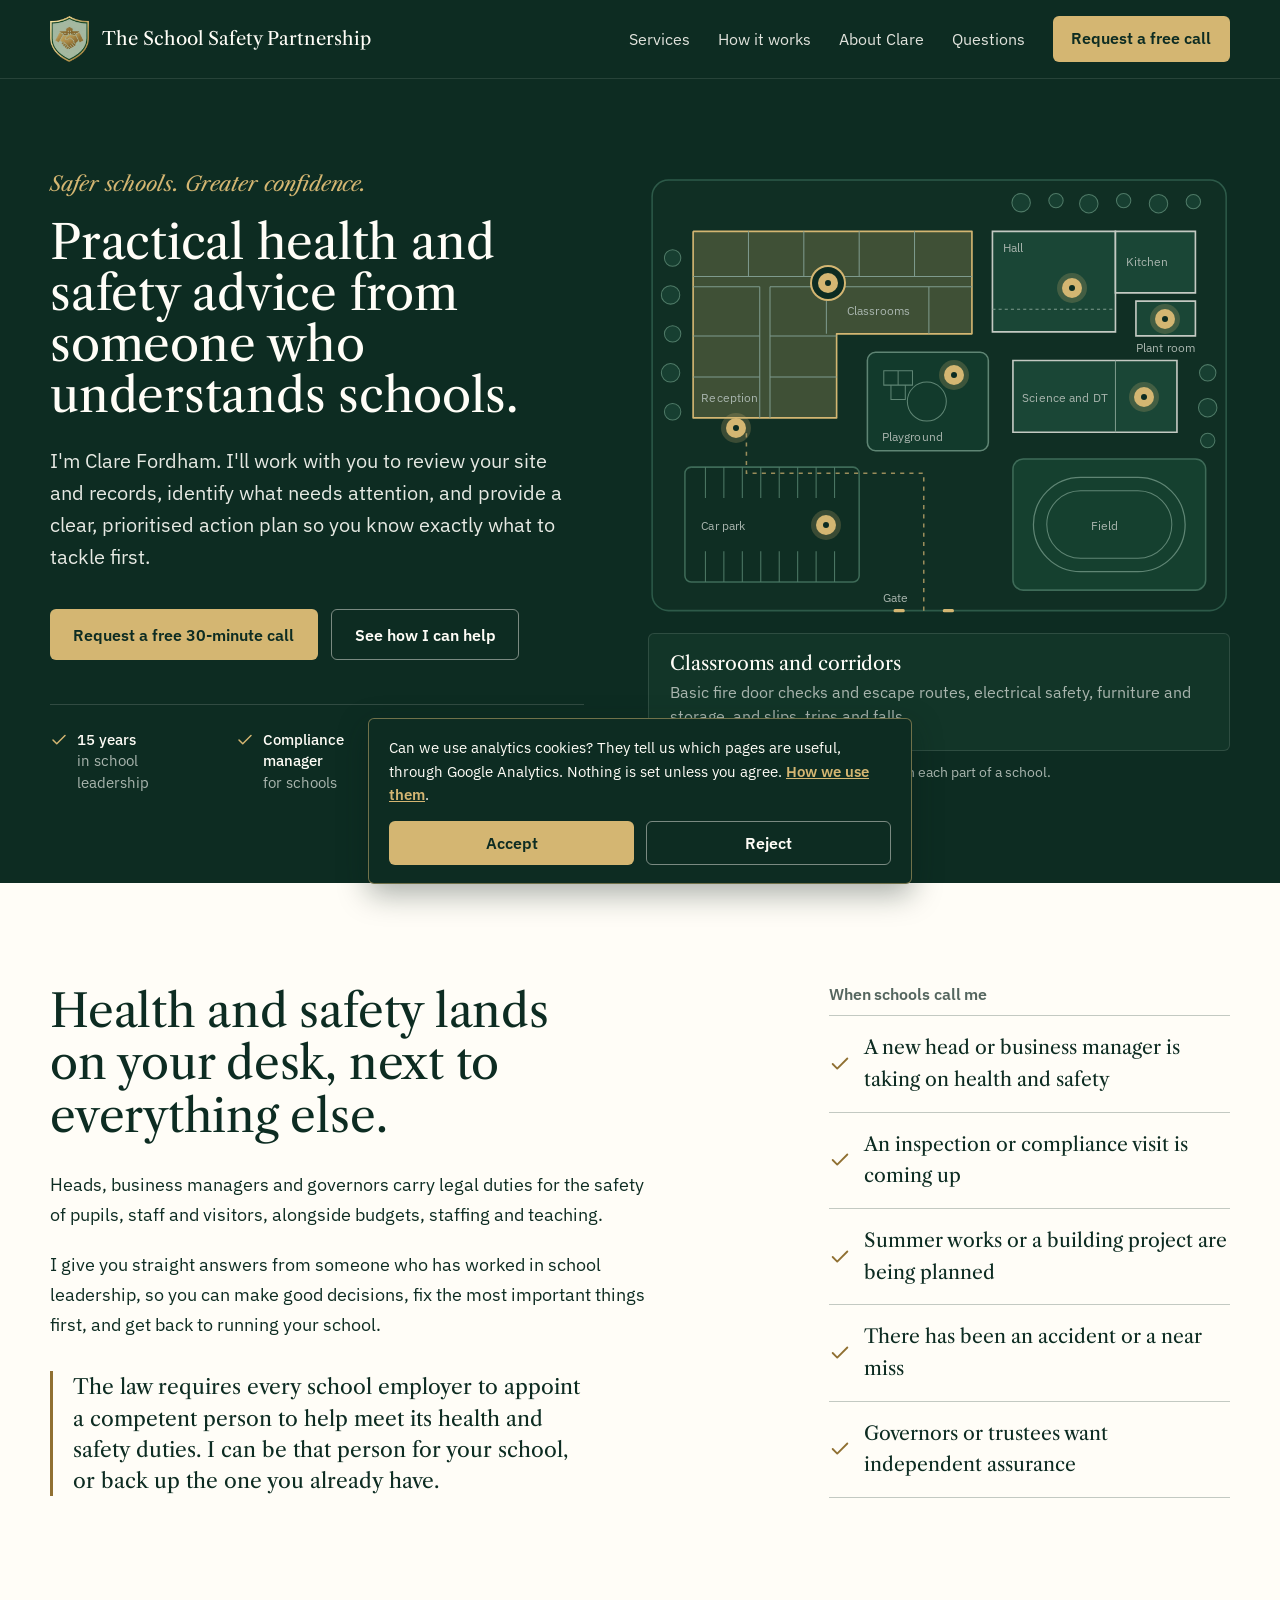
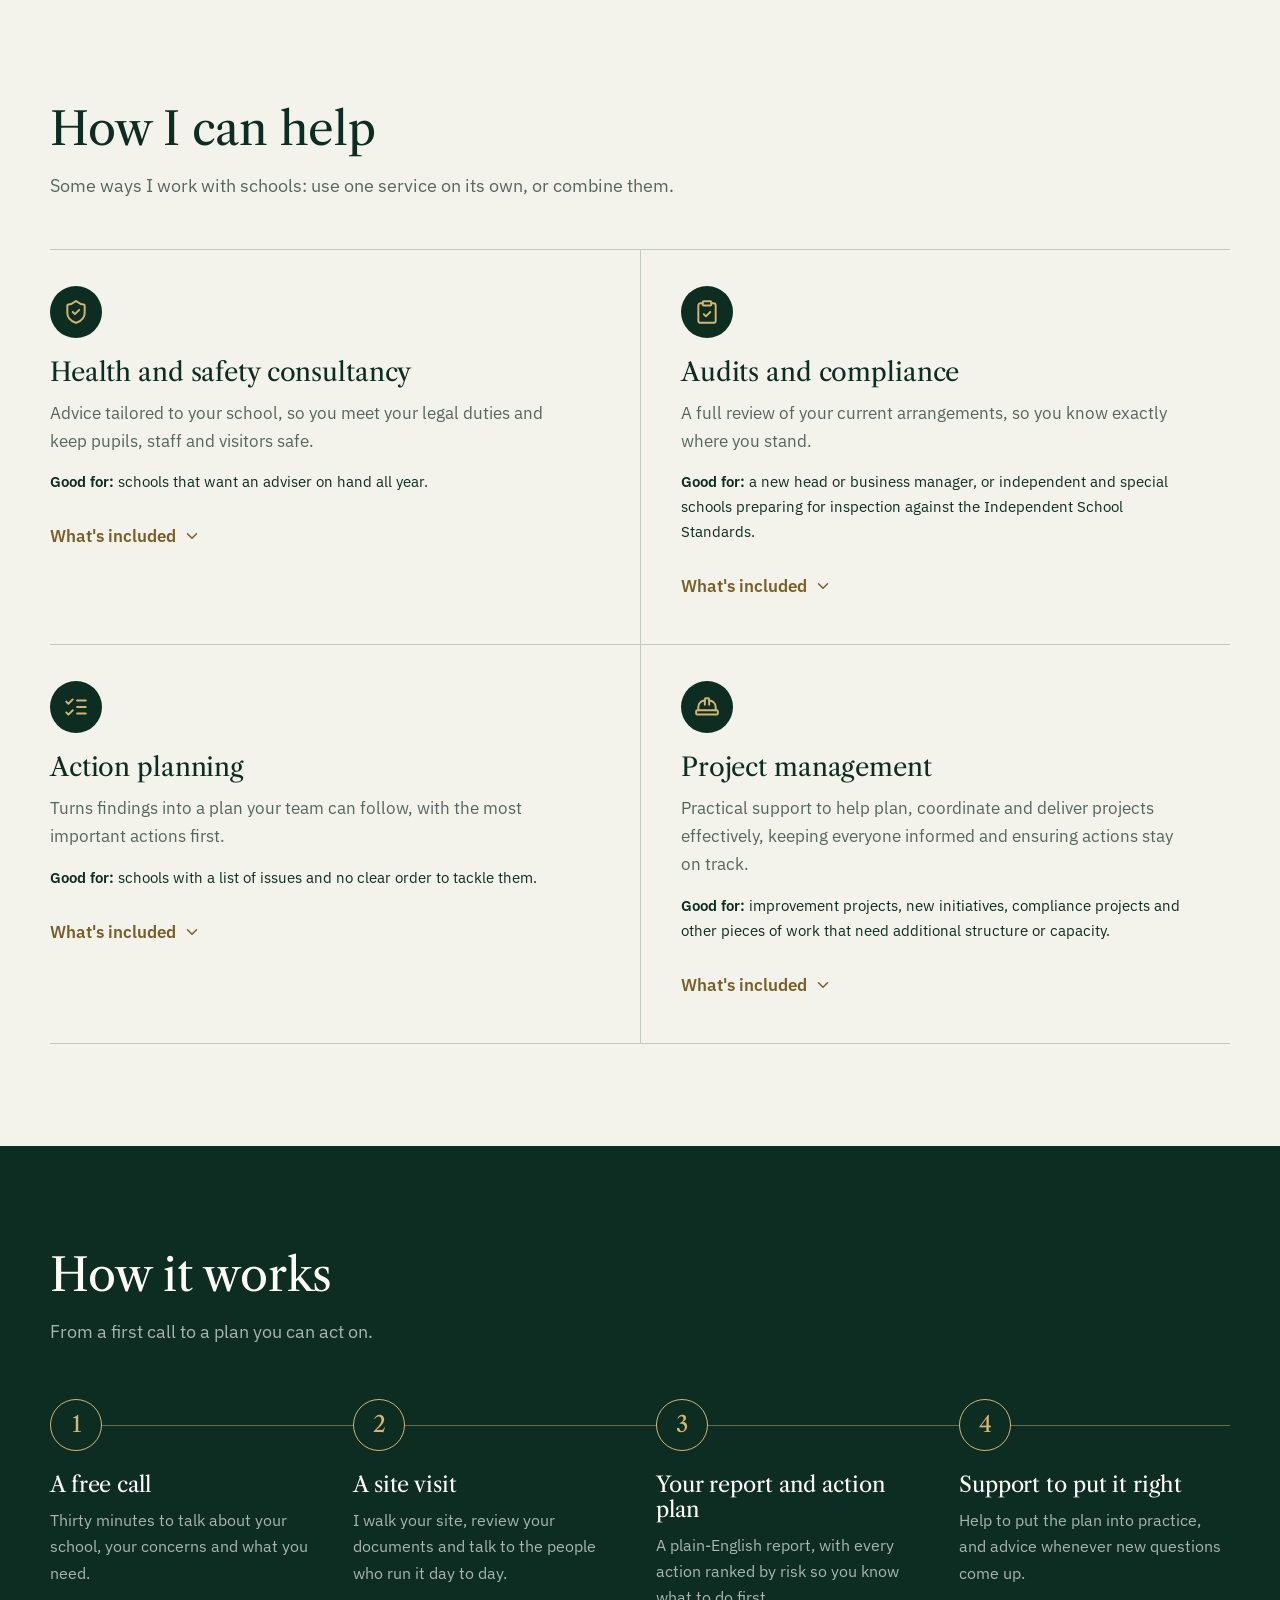
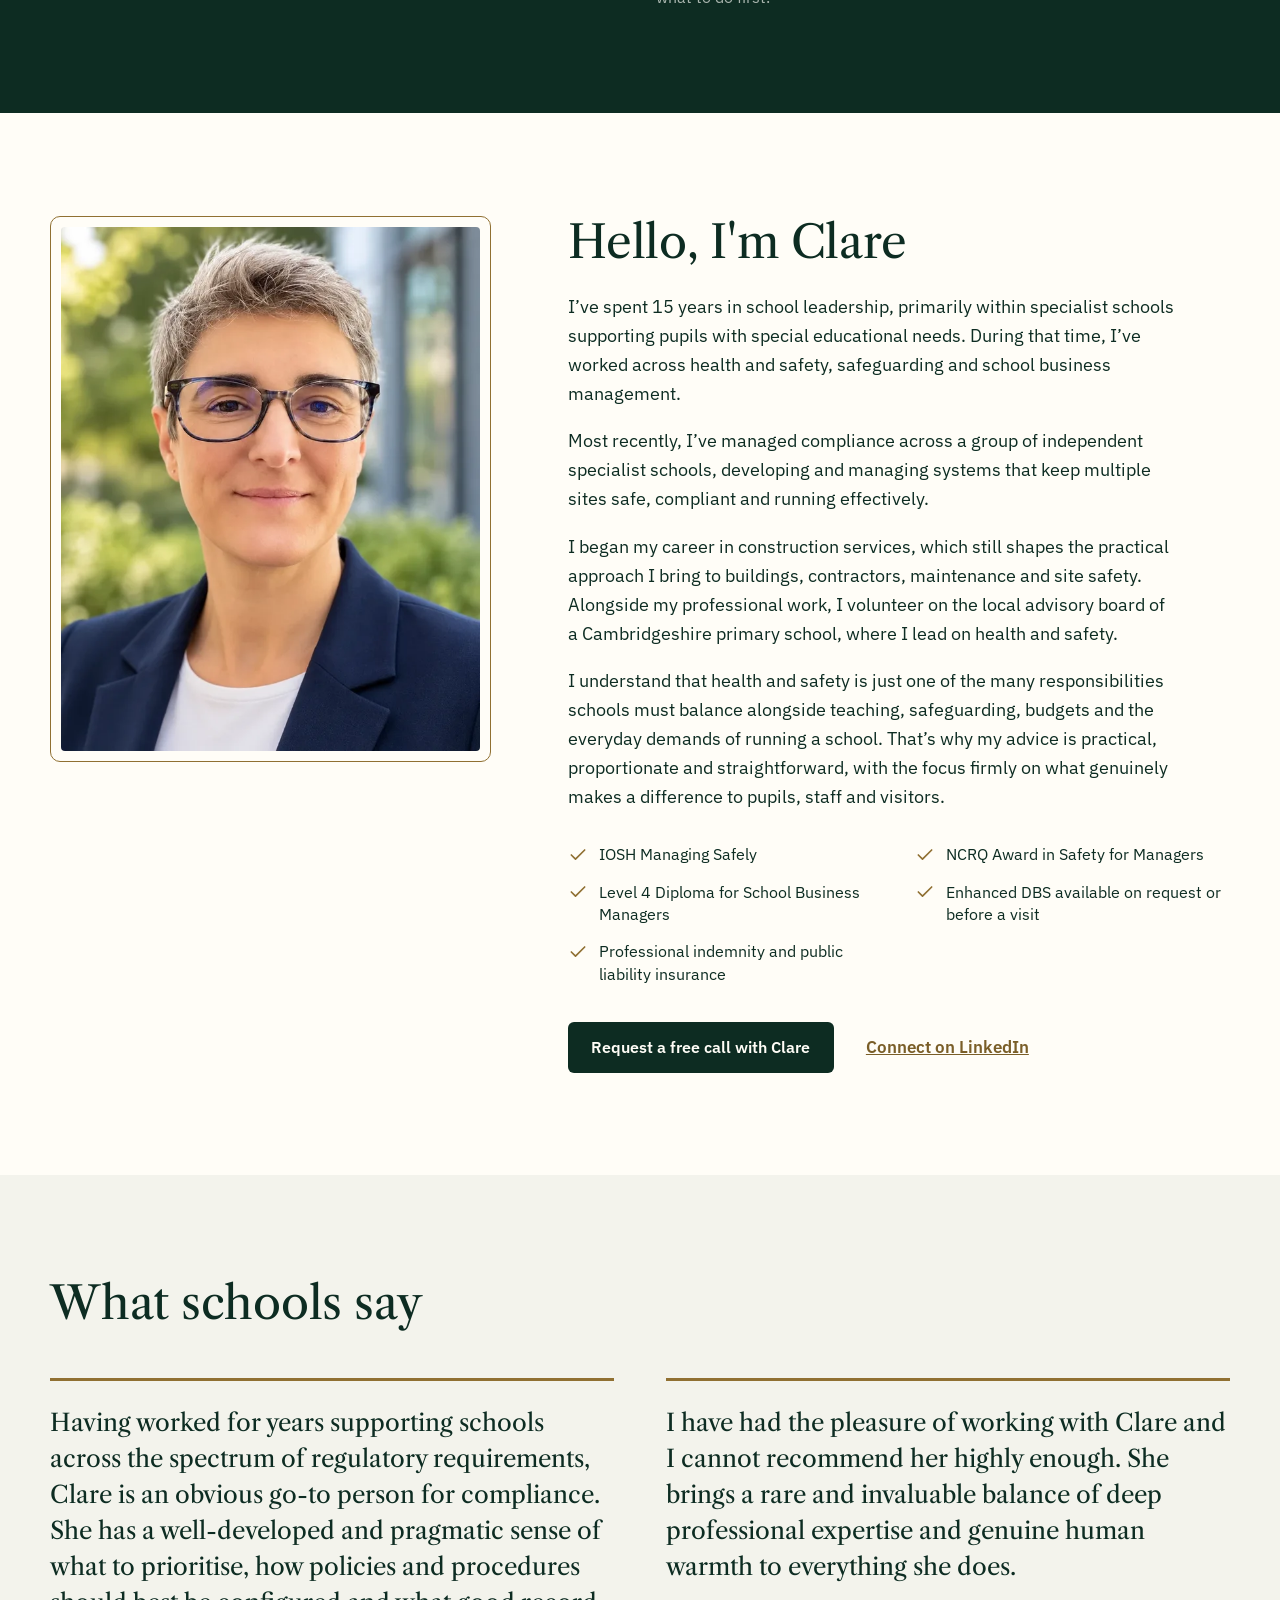
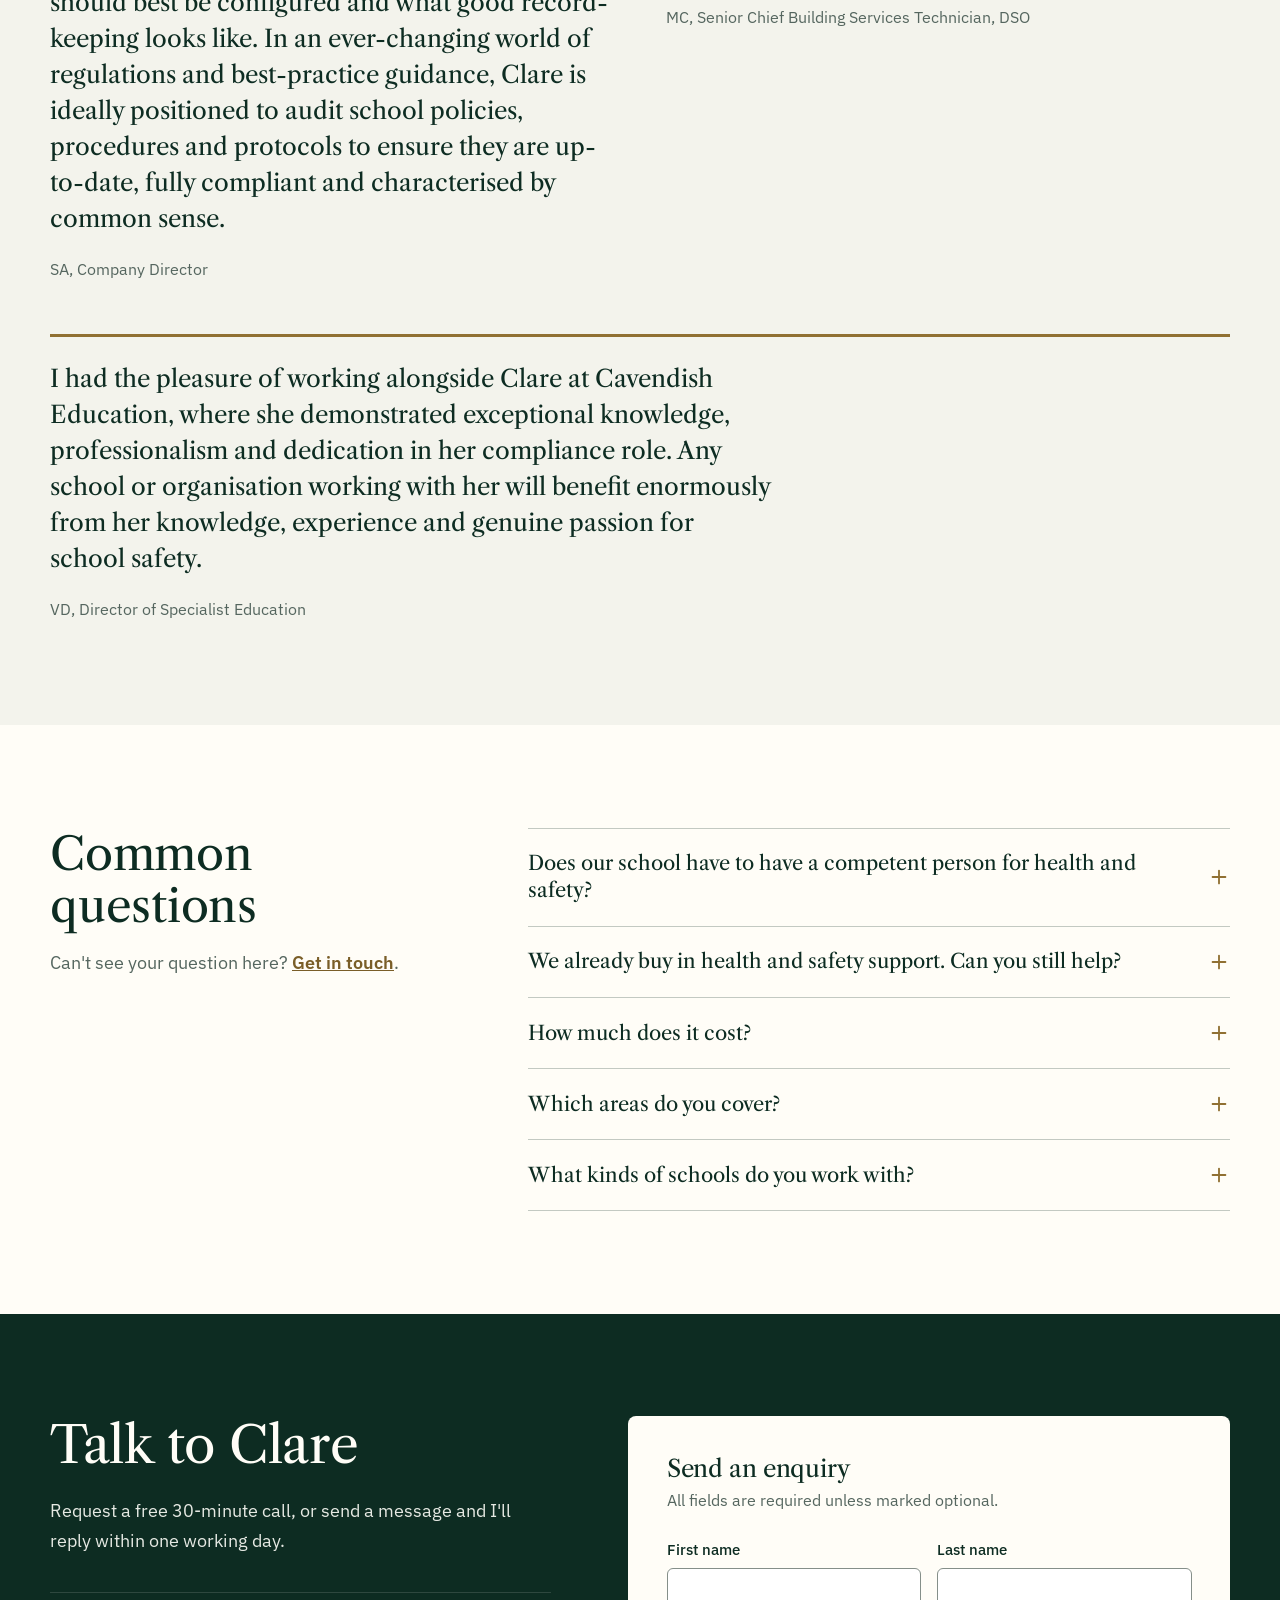
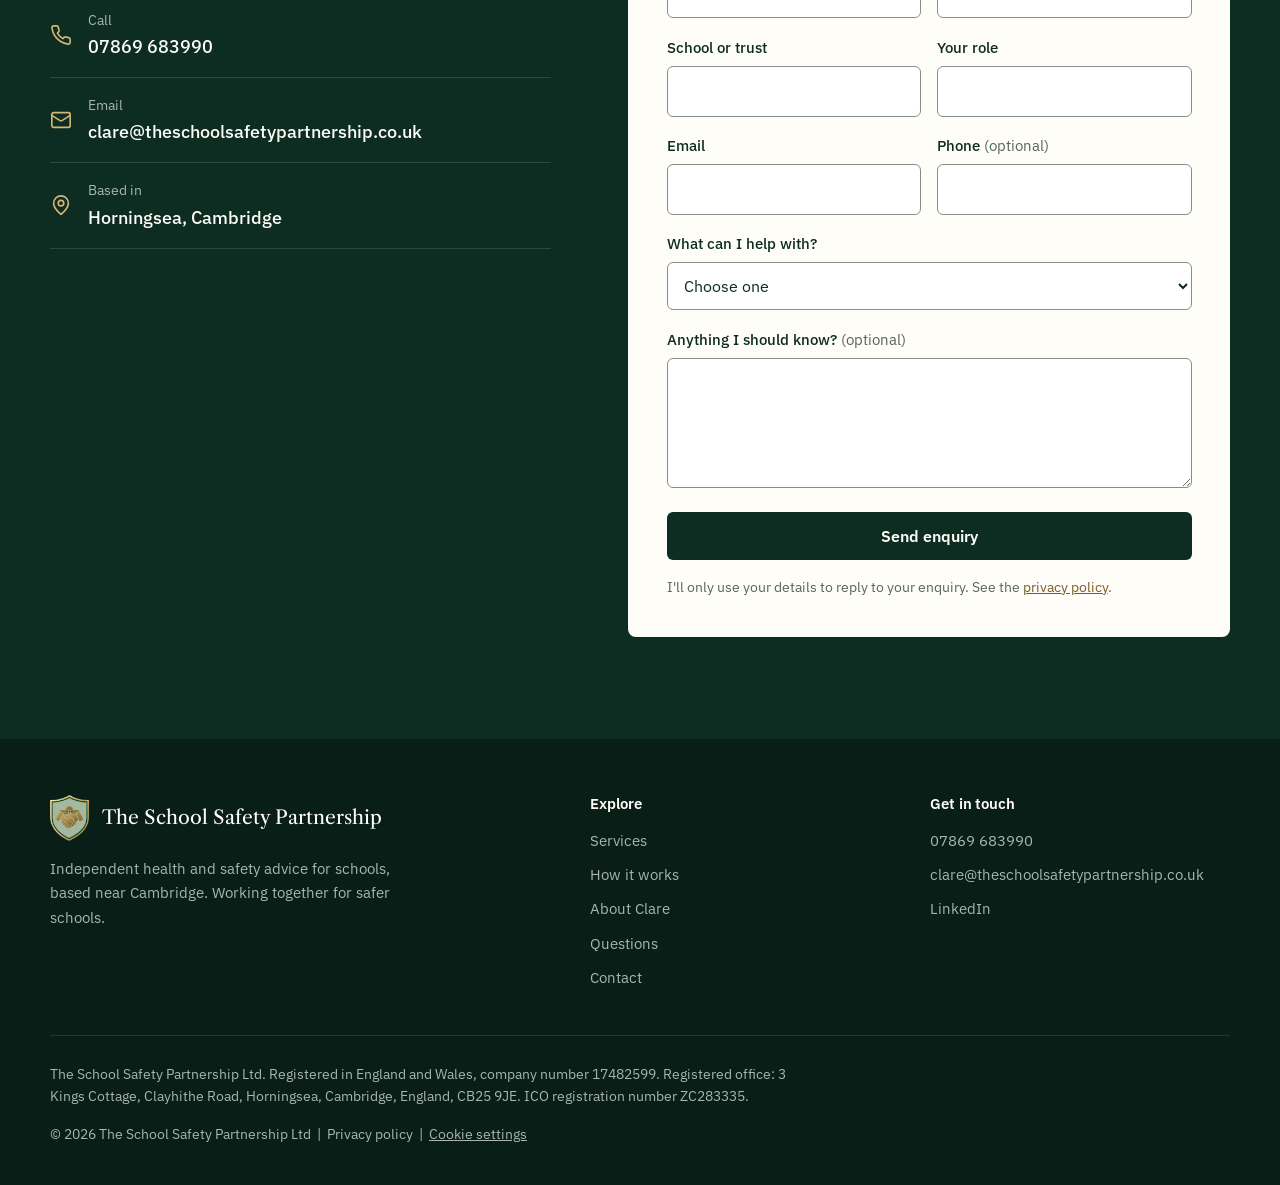
<file: inquiry-services-page/index.html>
<!DOCTYPE html>
<html lang="en-GB">
<head>
<meta charset="utf-8">
<title>Contact | The School Safety Partnership</title>
<link rel="canonical" href="https://www.theschoolsafetypartnership.co.uk/#contact">
<meta http-equiv="refresh" content="0; url=../#contact">
<script>location.replace('../#contact');</script>
</head>
<body>
<p>This page has moved. <a href="../#contact">Go to the contact form</a>.</p>
</body>
</html>
</file>
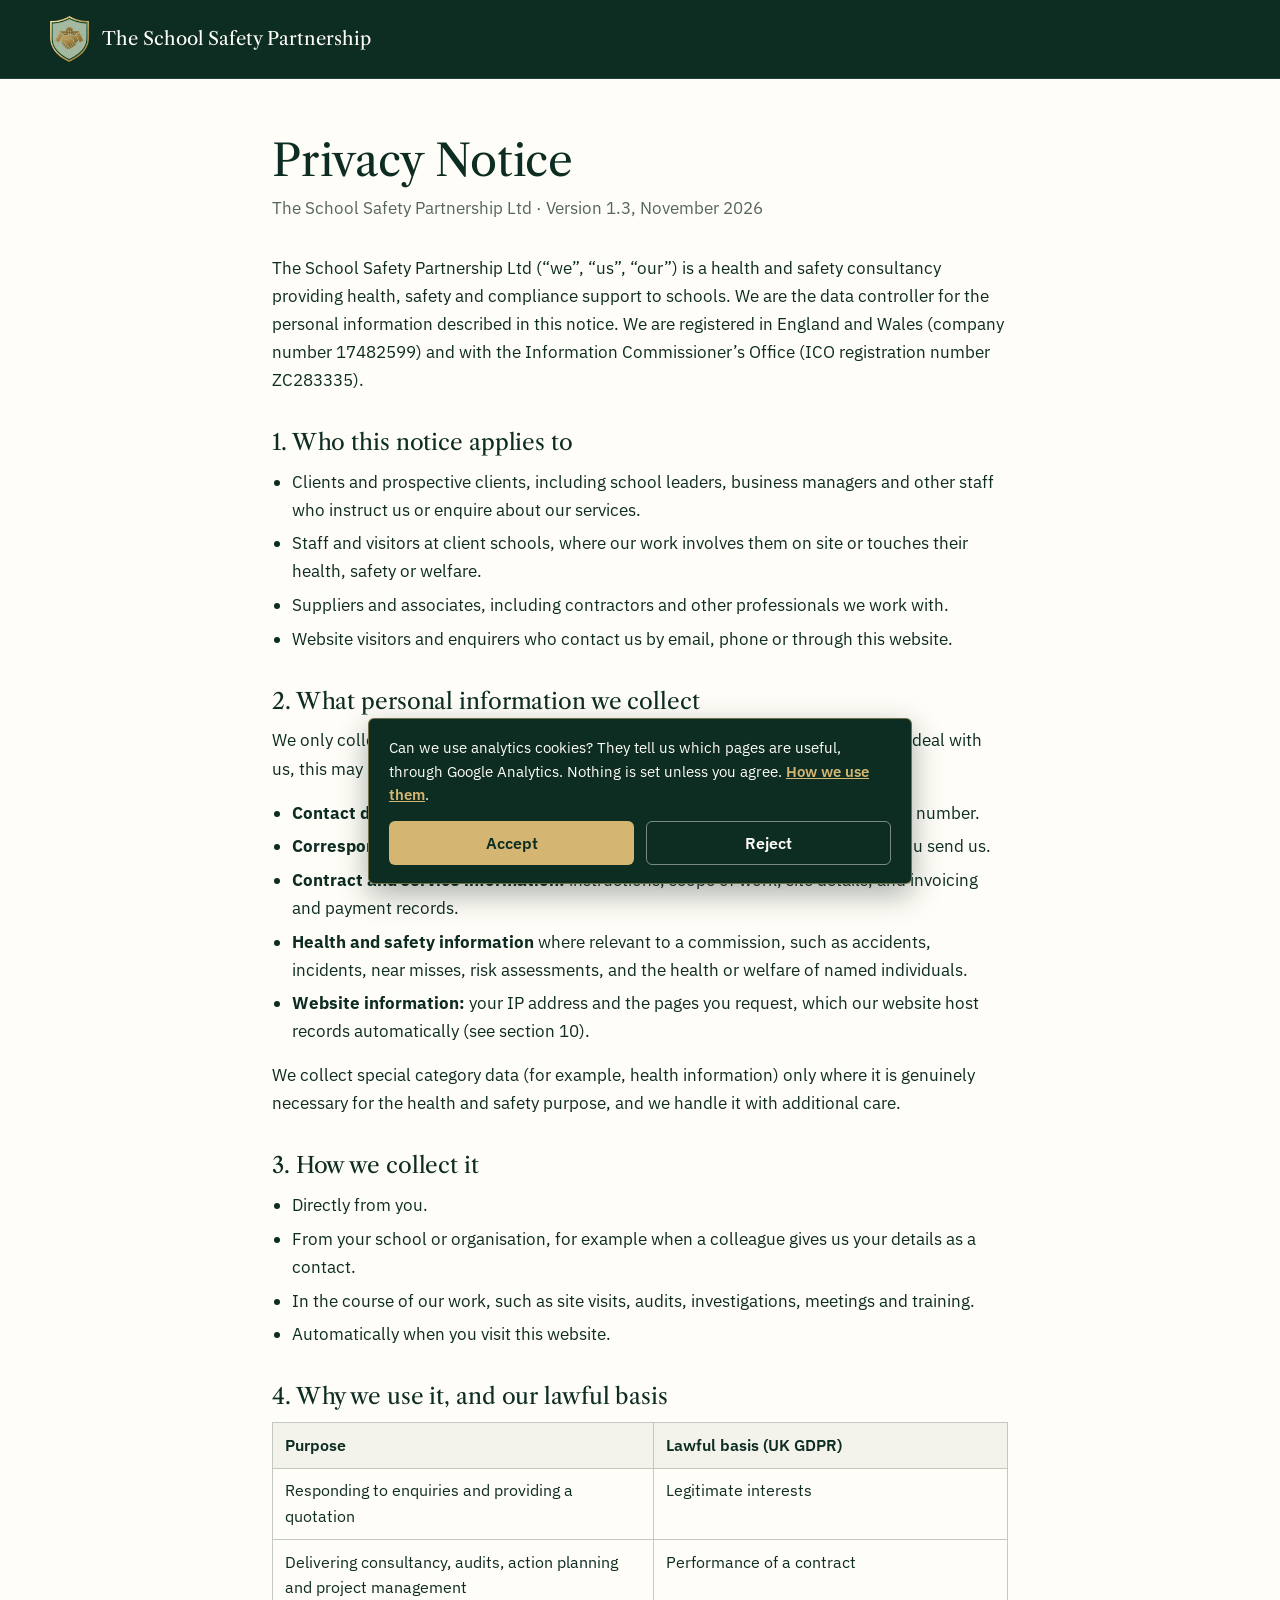
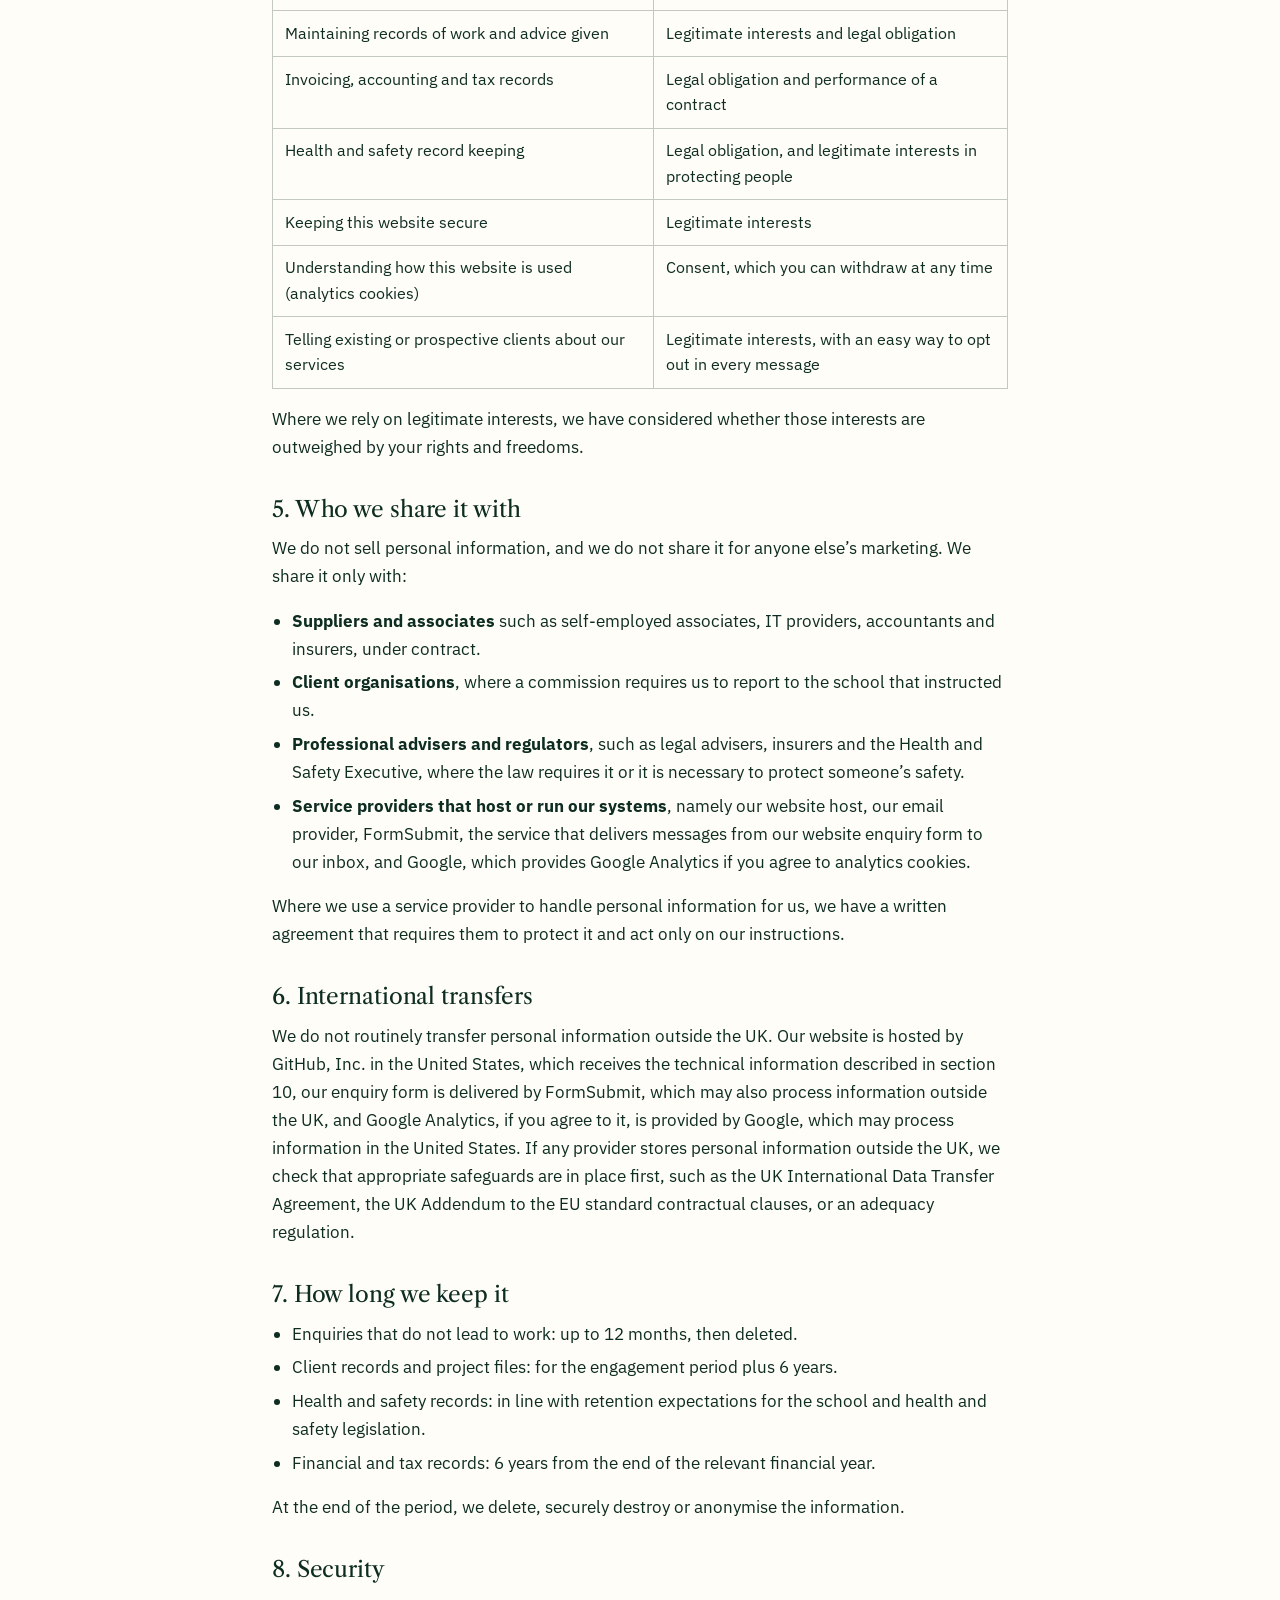
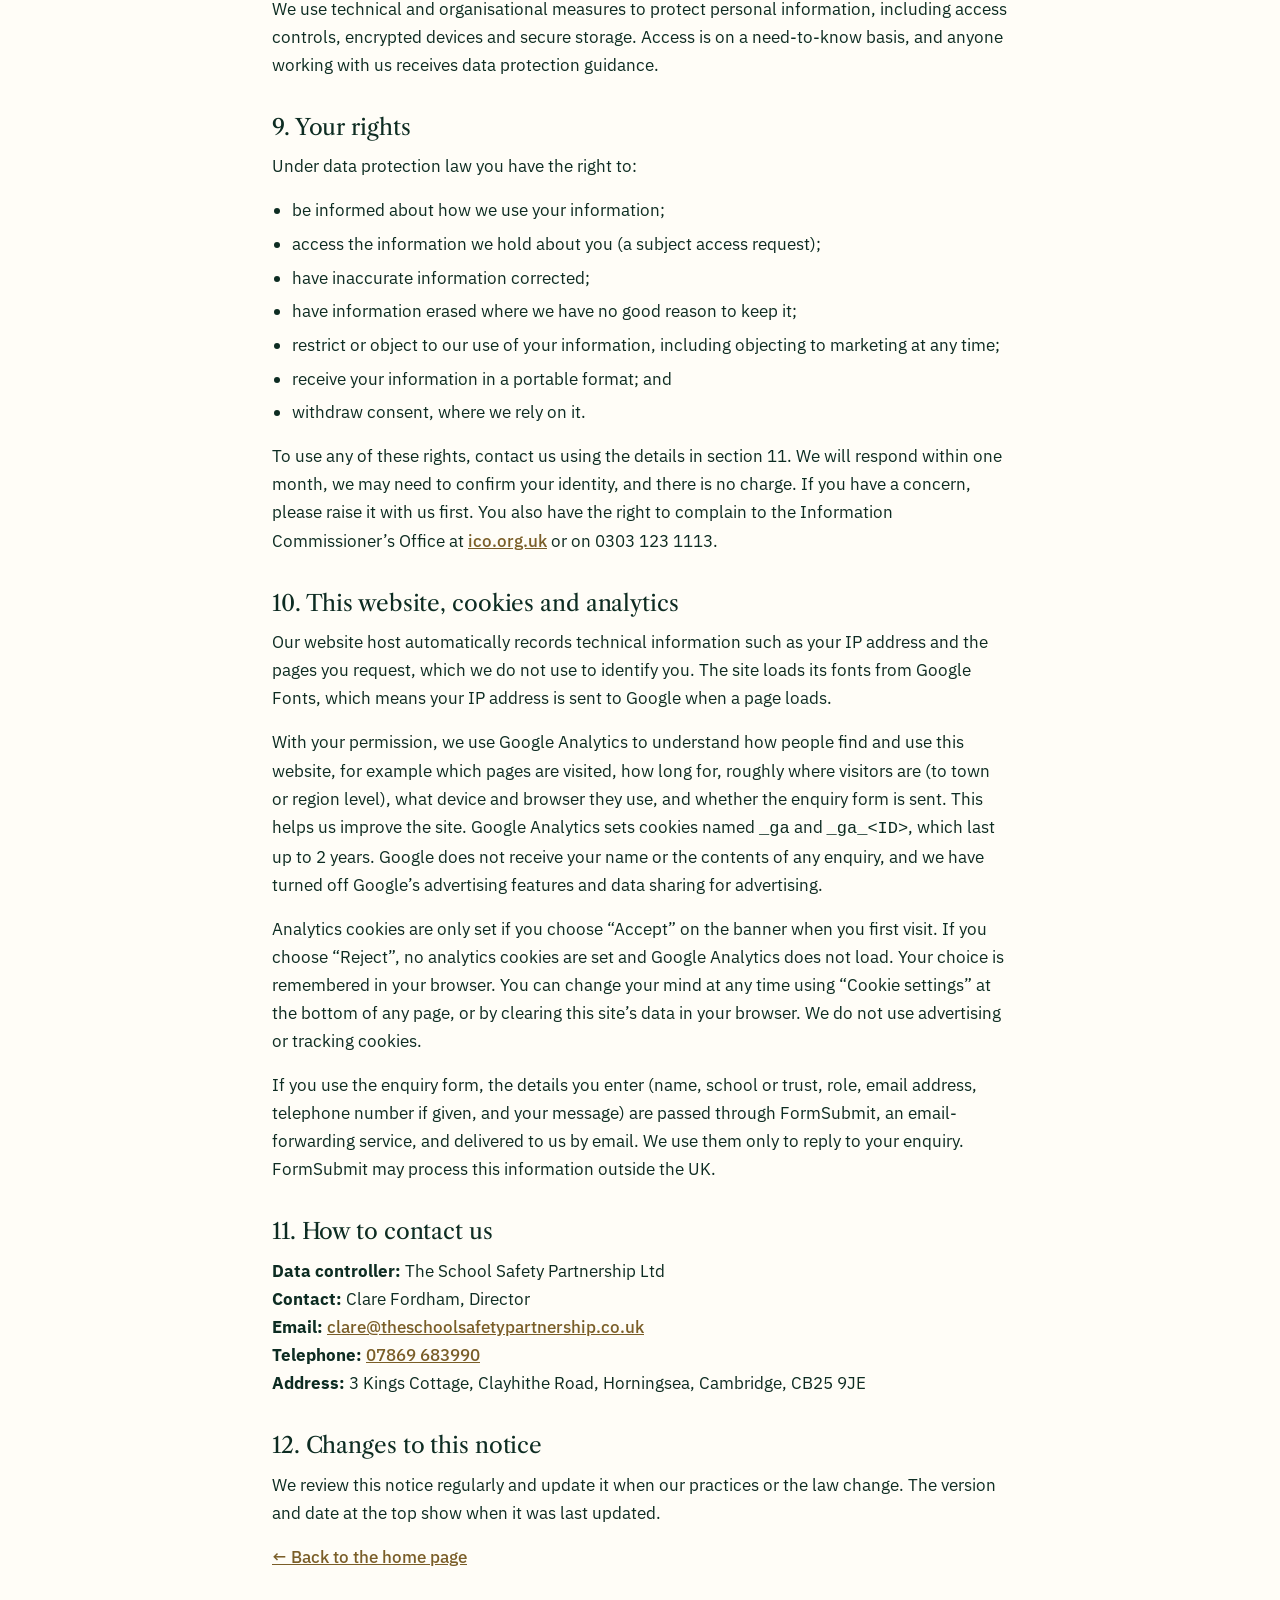
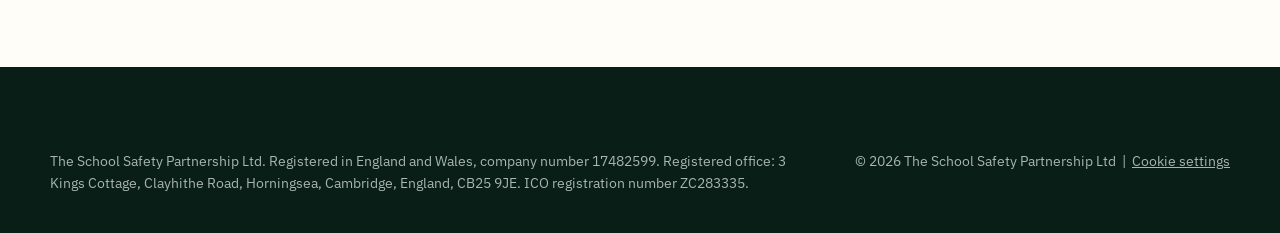
<file: privacy-policy/index.html>
<!DOCTYPE html>
<html lang="en-GB">
<head>
<meta charset="utf-8">
<meta name="viewport" content="width=device-width, initial-scale=1">
<meta name="theme-color" content="#0D2C22">
<title>Privacy Notice | The School Safety Partnership</title>
<meta name="description" content="How The School Safety Partnership Ltd collects, uses and protects personal information.">
<link rel="canonical" href="https://www.theschoolsafetypartnership.co.uk/privacy-policy/">
<meta property="og:title" content="Privacy Notice | The School Safety Partnership">
<meta property="og:description" content="How The School Safety Partnership Ltd collects, uses and protects personal information.">
<meta property="og:url" content="https://www.theschoolsafetypartnership.co.uk/privacy-policy/">
<meta property="og:image" content="https://www.theschoolsafetypartnership.co.uk/images/og-image.jpg">
<meta property="og:site_name" content="The School Safety Partnership">
<meta property="og:type" content="website">
<meta property="og:locale" content="en_GB">
<link rel="icon" type="image/png" href="../images/favicon.png">
<link rel="preconnect" href="https://fonts.googleapis.com">
<link rel="preconnect" href="https://fonts.gstatic.com" crossorigin>
<link rel="stylesheet" href="https://fonts.googleapis.com/css2?family=IBM+Plex+Sans:wght@400;500;600&family=Libre+Caslon+Text:ital,wght@0,400;0,700;1,400&display=swap">
<link rel="stylesheet" href="../css/styles.css">
<style>
.policy{max-width:46rem;padding-block:3.5rem 5rem}
.policy h1{font-size:clamp(2rem,4vw,2.75rem);margin-bottom:.5rem}
.policy .meta{color:var(--sage);margin-bottom:2rem}
.policy h2{font-size:1.4rem;margin:2.25rem 0 .75rem}
.policy p,.policy ul{margin:0 0 1rem}
.policy ul{padding-left:1.25rem}
.policy li{margin-bottom:.35rem}
.policy a{color:var(--brass-ink);font-weight:500}
.policy table{width:100%;border-collapse:collapse;margin:0 0 1rem;font-size:.97rem}
.policy th,.policy td{text-align:left;vertical-align:top;padding:.6rem .75rem;border:1px solid var(--mist)}
.policy th{background:var(--linen);font-weight:600}
</style>
</head>
<body>
<a class="skip" href="#main">Skip to content</a>

<header class="site-header">
  <div class="wrap">
    <a class="brand" href="../" aria-label="The School Safety Partnership, home">
      <img src="../images/logo-shield.webp" alt="" width="138" height="160">
      <span>The School Safety Partnership</span>
    </a>
  </div>
</header>

<main id="main">
<div class="wrap policy on-light">
  <h1>Privacy Notice</h1>
  <p class="meta">The School Safety Partnership Ltd &middot; Version 1.3, November 2026</p>

  <p>The School Safety Partnership Ltd (&ldquo;we&rdquo;, &ldquo;us&rdquo;, &ldquo;our&rdquo;) is a health and safety consultancy providing health, safety and compliance support to schools. We are the data controller for the personal information described in this notice. We are registered in England and Wales (company number 17482599) and with the Information Commissioner&rsquo;s Office (ICO registration number ZC283335).</p>

  <h2>1. Who this notice applies to</h2>
  <ul>
    <li>Clients and prospective clients, including school leaders, business managers and other staff who instruct us or enquire about our services.</li>
    <li>Staff and visitors at client schools, where our work involves them on site or touches their health, safety or welfare.</li>
    <li>Suppliers and associates, including contractors and other professionals we work with.</li>
    <li>Website visitors and enquirers who contact us by email, phone or through this website.</li>
  </ul>

  <h2>2. What personal information we collect</h2>
  <p>We only collect what we need for the purpose in front of us. Depending on how you deal with us, this may include:</p>
  <ul>
    <li><strong>Contact details:</strong> name, job title, organisation, work email address and telephone number.</li>
    <li><strong>Correspondence:</strong> emails, letters, notes of calls and meetings, and documents you send us.</li>
    <li><strong>Contract and service information:</strong> instructions, scope of work, site details, and invoicing and payment records.</li>
    <li><strong>Health and safety information</strong> where relevant to a commission, such as accidents, incidents, near misses, risk assessments, and the health or welfare of named individuals.</li>
    <li><strong>Website information:</strong> your IP address and the pages you request, which our website host records automatically (see section 10).</li>
  </ul>
  <p>We collect special category data (for example, health information) only where it is genuinely necessary for the health and safety purpose, and we handle it with additional care.</p>

  <h2>3. How we collect it</h2>
  <ul>
    <li>Directly from you.</li>
    <li>From your school or organisation, for example when a colleague gives us your details as a contact.</li>
    <li>In the course of our work, such as site visits, audits, investigations, meetings and training.</li>
    <li>Automatically when you visit this website.</li>
  </ul>

  <h2>4. Why we use it, and our lawful basis</h2>
  <table>
    <thead><tr><th>Purpose</th><th>Lawful basis (UK GDPR)</th></tr></thead>
    <tbody>
      <tr><td>Responding to enquiries and providing a quotation</td><td>Legitimate interests</td></tr>
      <tr><td>Delivering consultancy, audits, action planning and project management</td><td>Performance of a contract</td></tr>
      <tr><td>Maintaining records of work and advice given</td><td>Legitimate interests and legal obligation</td></tr>
      <tr><td>Invoicing, accounting and tax records</td><td>Legal obligation and performance of a contract</td></tr>
      <tr><td>Health and safety record keeping</td><td>Legal obligation, and legitimate interests in protecting people</td></tr>
      <tr><td>Keeping this website secure</td><td>Legitimate interests</td></tr>
      <tr><td>Understanding how this website is used (analytics cookies)</td><td>Consent, which you can withdraw at any time</td></tr>
      <tr><td>Telling existing or prospective clients about our services</td><td>Legitimate interests, with an easy way to opt out in every message</td></tr>
    </tbody>
  </table>
  <p>Where we rely on legitimate interests, we have considered whether those interests are outweighed by your rights and freedoms.</p>

  <h2>5. Who we share it with</h2>
  <p>We do not sell personal information, and we do not share it for anyone else&rsquo;s marketing. We share it only with:</p>
  <ul>
    <li><strong>Suppliers and associates</strong> such as self-employed associates, IT providers, accountants and insurers, under contract.</li>
    <li><strong>Client organisations</strong>, where a commission requires us to report to the school that instructed us.</li>
    <li><strong>Professional advisers and regulators</strong>, such as legal advisers, insurers and the Health and Safety Executive, where the law requires it or it is necessary to protect someone&rsquo;s safety.</li>
    <li><strong>Service providers that host or run our systems</strong>, namely our website host, our email provider, FormSubmit, the service that delivers messages from our website enquiry form to our inbox, and Google, which provides Google Analytics if you agree to analytics cookies.</li>
  </ul>
  <p>Where we use a service provider to handle personal information for us, we have a written agreement that requires them to protect it and act only on our instructions.</p>

  <h2>6. International transfers</h2>
  <p>We do not routinely transfer personal information outside the UK. Our website is hosted by GitHub, Inc. in the United States, which receives the technical information described in section 10, our enquiry form is delivered by FormSubmit, which may also process information outside the UK, and Google Analytics, if you agree to it, is provided by Google, which may process information in the United States. If any provider stores personal information outside the UK, we check that appropriate safeguards are in place first, such as the UK International Data Transfer Agreement, the UK Addendum to the EU standard contractual clauses, or an adequacy regulation.</p>

  <h2>7. How long we keep it</h2>
  <ul>
    <li>Enquiries that do not lead to work: up to 12 months, then deleted.</li>
    <li>Client records and project files: for the engagement period plus 6 years.</li>
    <li>Health and safety records: in line with retention expectations for the school and health and safety legislation.</li>
    <li>Financial and tax records: 6 years from the end of the relevant financial year.</li>
  </ul>
  <p>At the end of the period, we delete, securely destroy or anonymise the information.</p>

  <h2>8. Security</h2>
  <p>We use technical and organisational measures to protect personal information, including access controls, encrypted devices and secure storage. Access is on a need-to-know basis, and anyone working with us receives data protection guidance.</p>

  <h2>9. Your rights</h2>
  <p>Under data protection law you have the right to:</p>
  <ul>
    <li>be informed about how we use your information;</li>
    <li>access the information we hold about you (a subject access request);</li>
    <li>have inaccurate information corrected;</li>
    <li>have information erased where we have no good reason to keep it;</li>
    <li>restrict or object to our use of your information, including objecting to marketing at any time;</li>
    <li>receive your information in a portable format; and</li>
    <li>withdraw consent, where we rely on it.</li>
  </ul>
  <p>To use any of these rights, contact us using the details in section 11. We will respond within one month, we may need to confirm your identity, and there is no charge. If you have a concern, please raise it with us first. You also have the right to complain to the Information Commissioner&rsquo;s Office at <a href="https://ico.org.uk">ico.org.uk</a> or on 0303 123 1113.</p>

  <h2 id="analytics">10. This website, cookies and analytics</h2>
  <p>Our website host automatically records technical information such as your IP address and the pages you request, which we do not use to identify you. The site loads its fonts from Google Fonts, which means your IP address is sent to Google when a page loads.</p>
  <p>With your permission, we use Google Analytics to understand how people find and use this website, for example which pages are visited, how long for, roughly where visitors are (to town or region level), what device and browser they use, and whether the enquiry form is sent. This helps us improve the site. Google Analytics sets cookies named <code>_ga</code> and <code>_ga_&lt;ID&gt;</code>, which last up to 2 years. Google does not receive your name or the contents of any enquiry, and we have turned off Google&rsquo;s advertising features and data sharing for advertising.</p>
  <p>Analytics cookies are only set if you choose &ldquo;Accept&rdquo; on the banner when you first visit. If you choose &ldquo;Reject&rdquo;, no analytics cookies are set and Google Analytics does not load. Your choice is remembered in your browser. You can change your mind at any time using &ldquo;Cookie settings&rdquo; at the bottom of any page, or by clearing this site&rsquo;s data in your browser. We do not use advertising or tracking cookies.</p>
  <p>If you use the enquiry form, the details you enter (name, school or trust, role, email address, telephone number if given, and your message) are passed through FormSubmit, an email-forwarding service, and delivered to us by email. We use them only to reply to your enquiry. FormSubmit may process this information outside the UK.</p>

  <h2>11. How to contact us</h2>
  <p>
    <strong>Data controller:</strong> The School Safety Partnership Ltd<br>
    <strong>Contact:</strong> Clare Fordham, Director<br>
    <strong>Email:</strong> <a href="mailto:clare@theschoolsafetypartnership.co.uk">clare@theschoolsafetypartnership.co.uk</a><br>
    <strong>Telephone:</strong> <a href="tel:+447869683990">07869 683990</a><br>
    <strong>Address:</strong> 3 Kings Cottage, Clayhithe Road, Horningsea, Cambridge, CB25 9JE
  </p>

  <h2>12. Changes to this notice</h2>
  <p>We review this notice regularly and update it when our practices or the law change. The version and date at the top show when it was last updated.</p>

  <p><a href="../">&larr; Back to the home page</a></p>
</div>
</main>

<footer class="site-footer">
  <div class="wrap">
    <div class="legal on-dark">
      <p>The School Safety Partnership Ltd. Registered in England and Wales, company number 17482599. Registered office: 3 Kings Cottage, Clayhithe Road, Horningsea, Cambridge, England, CB25 9JE. ICO registration number ZC283335.</p>
      <p>&copy; 2026 The School Safety Partnership Ltd<span data-cookie-settings hidden> &nbsp;|&nbsp; <button type="button" class="link-btn">Cookie settings</button></span></p>
    </div>
  </div>
</footer>
<script src="../js/analytics.js"></script>
</body>
</html>
</file>
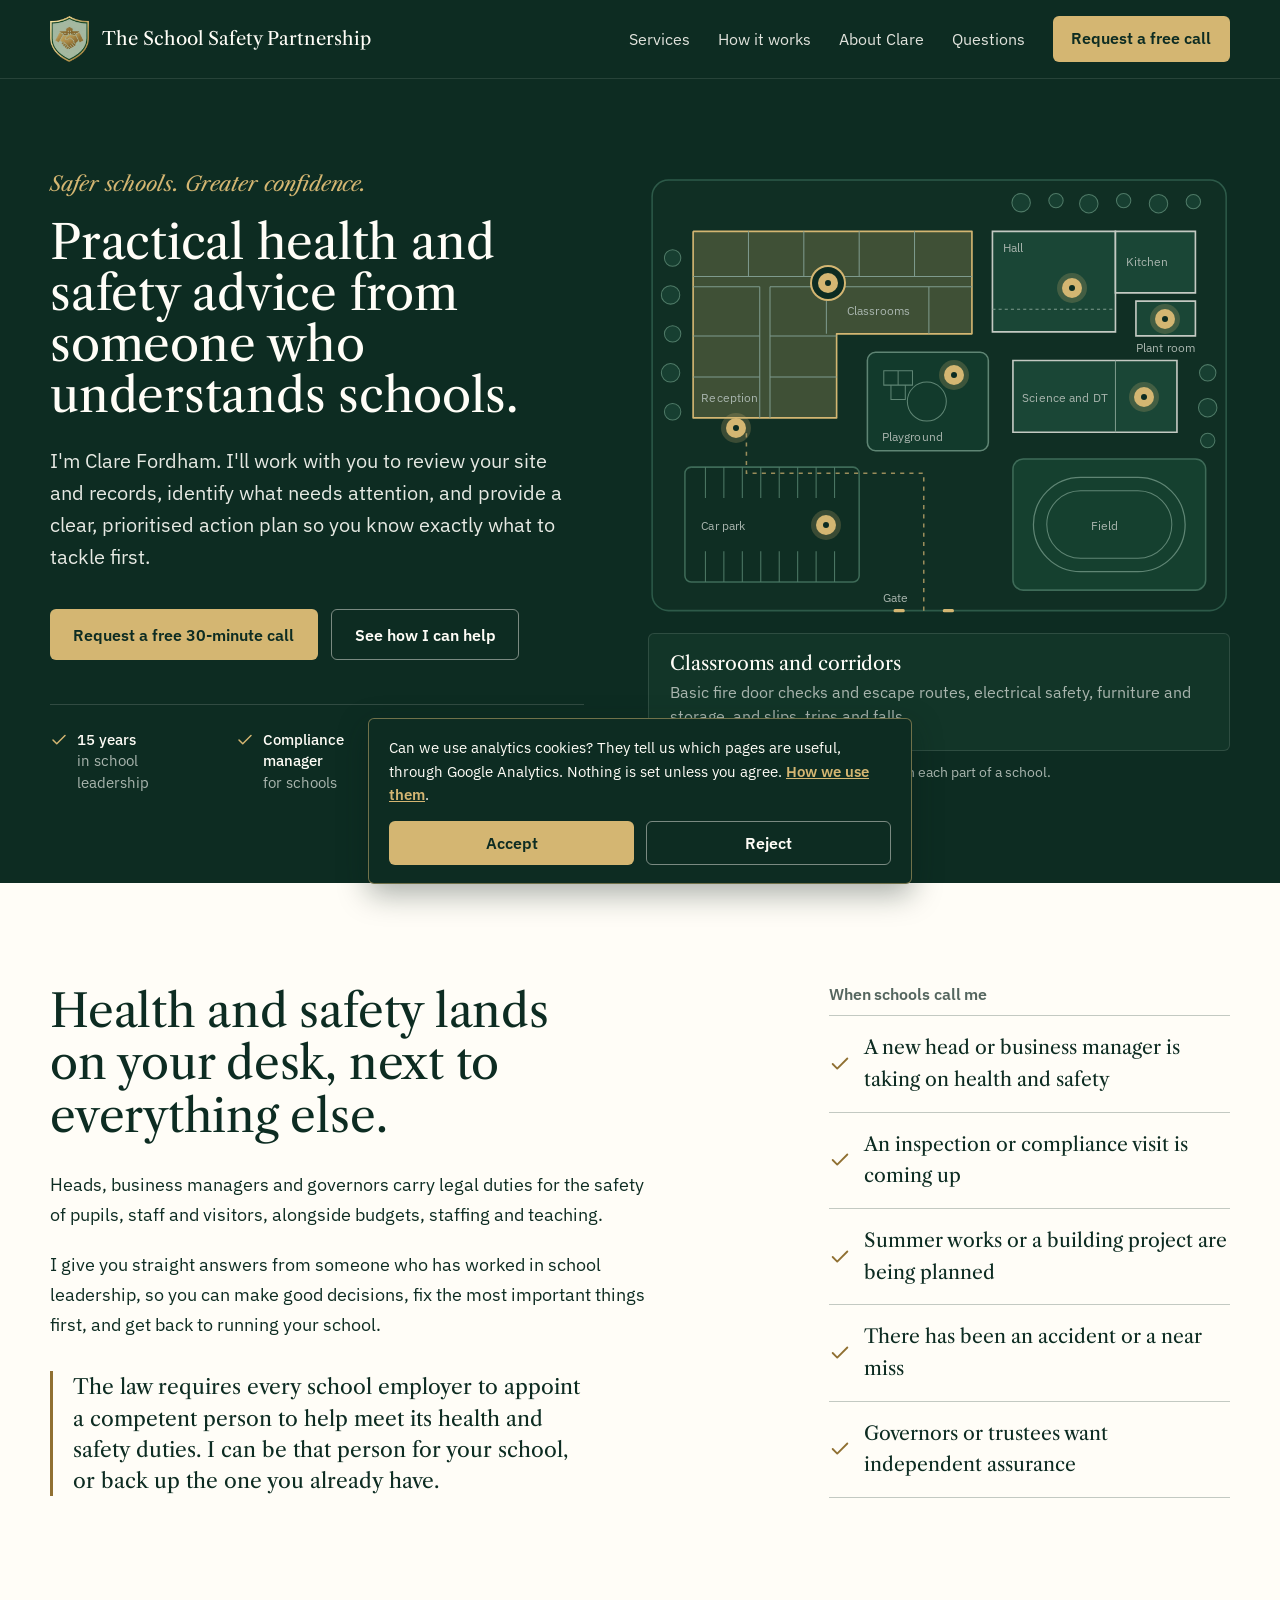
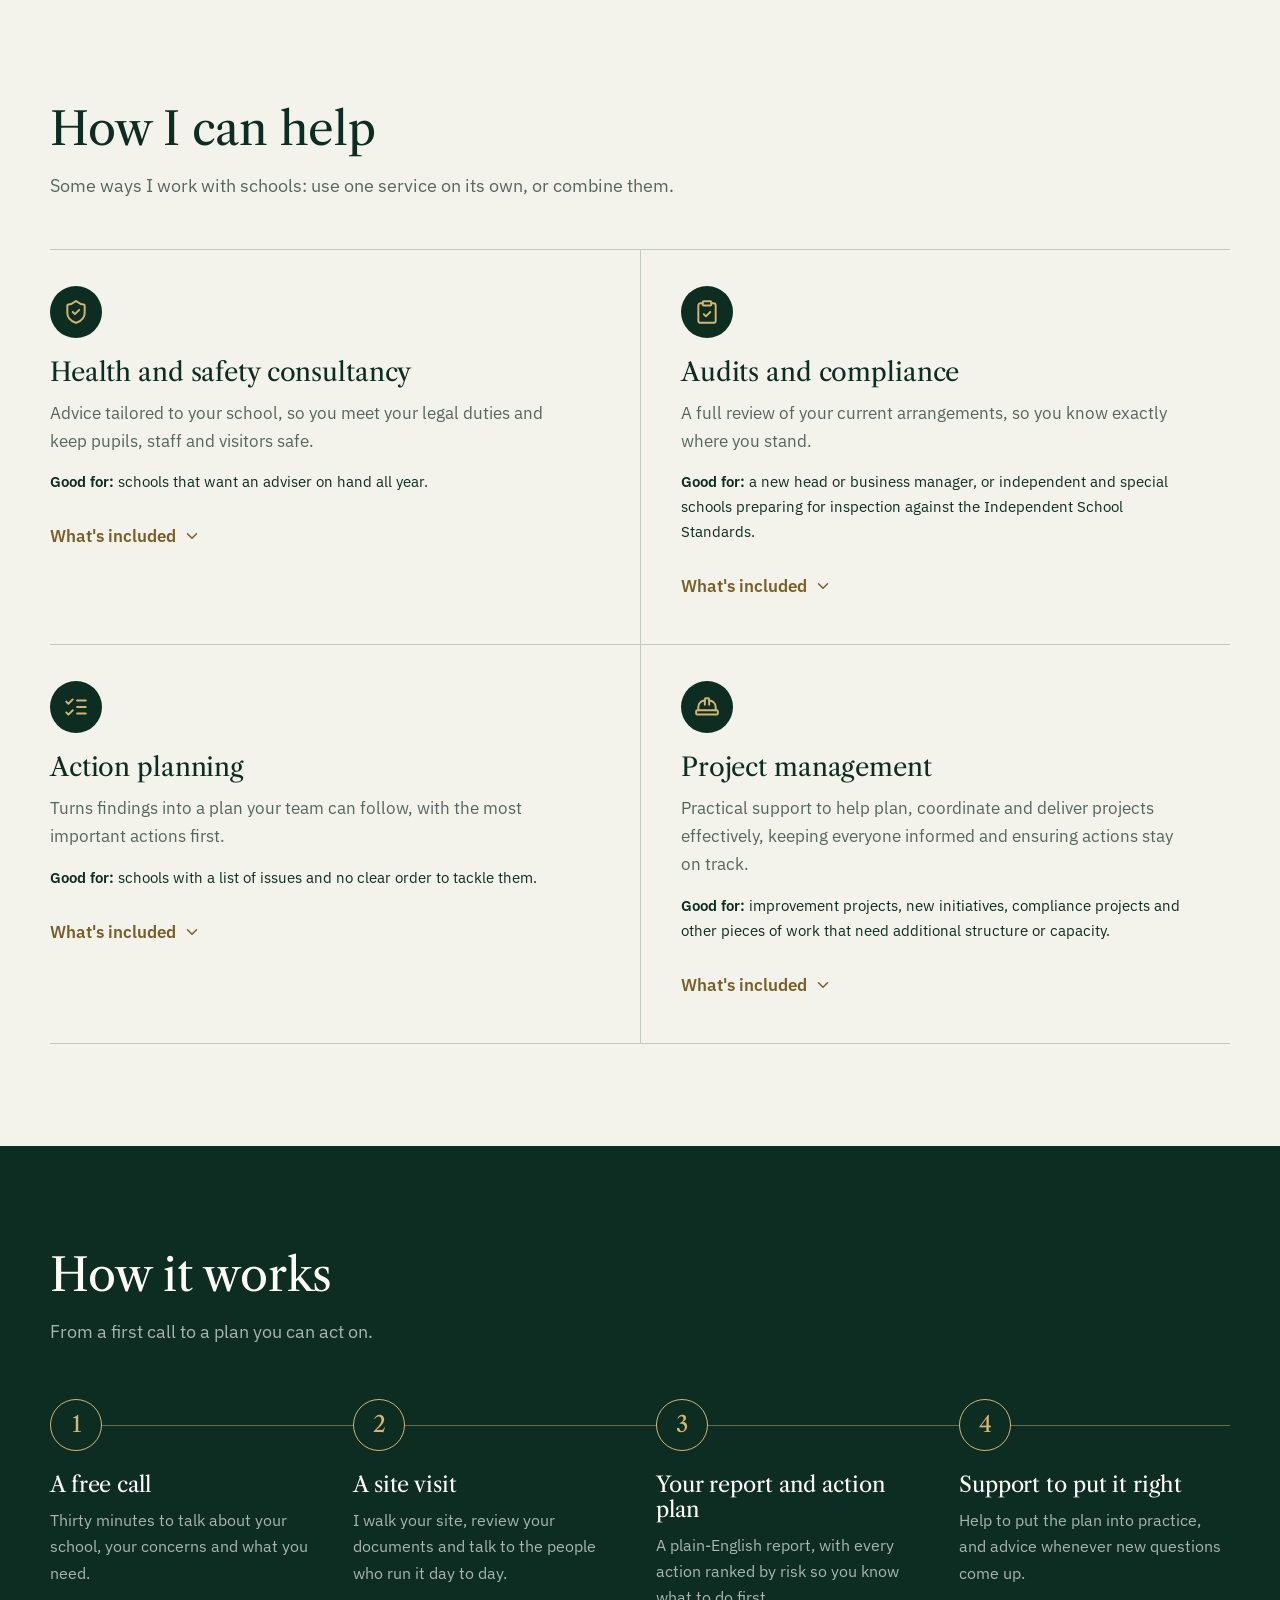
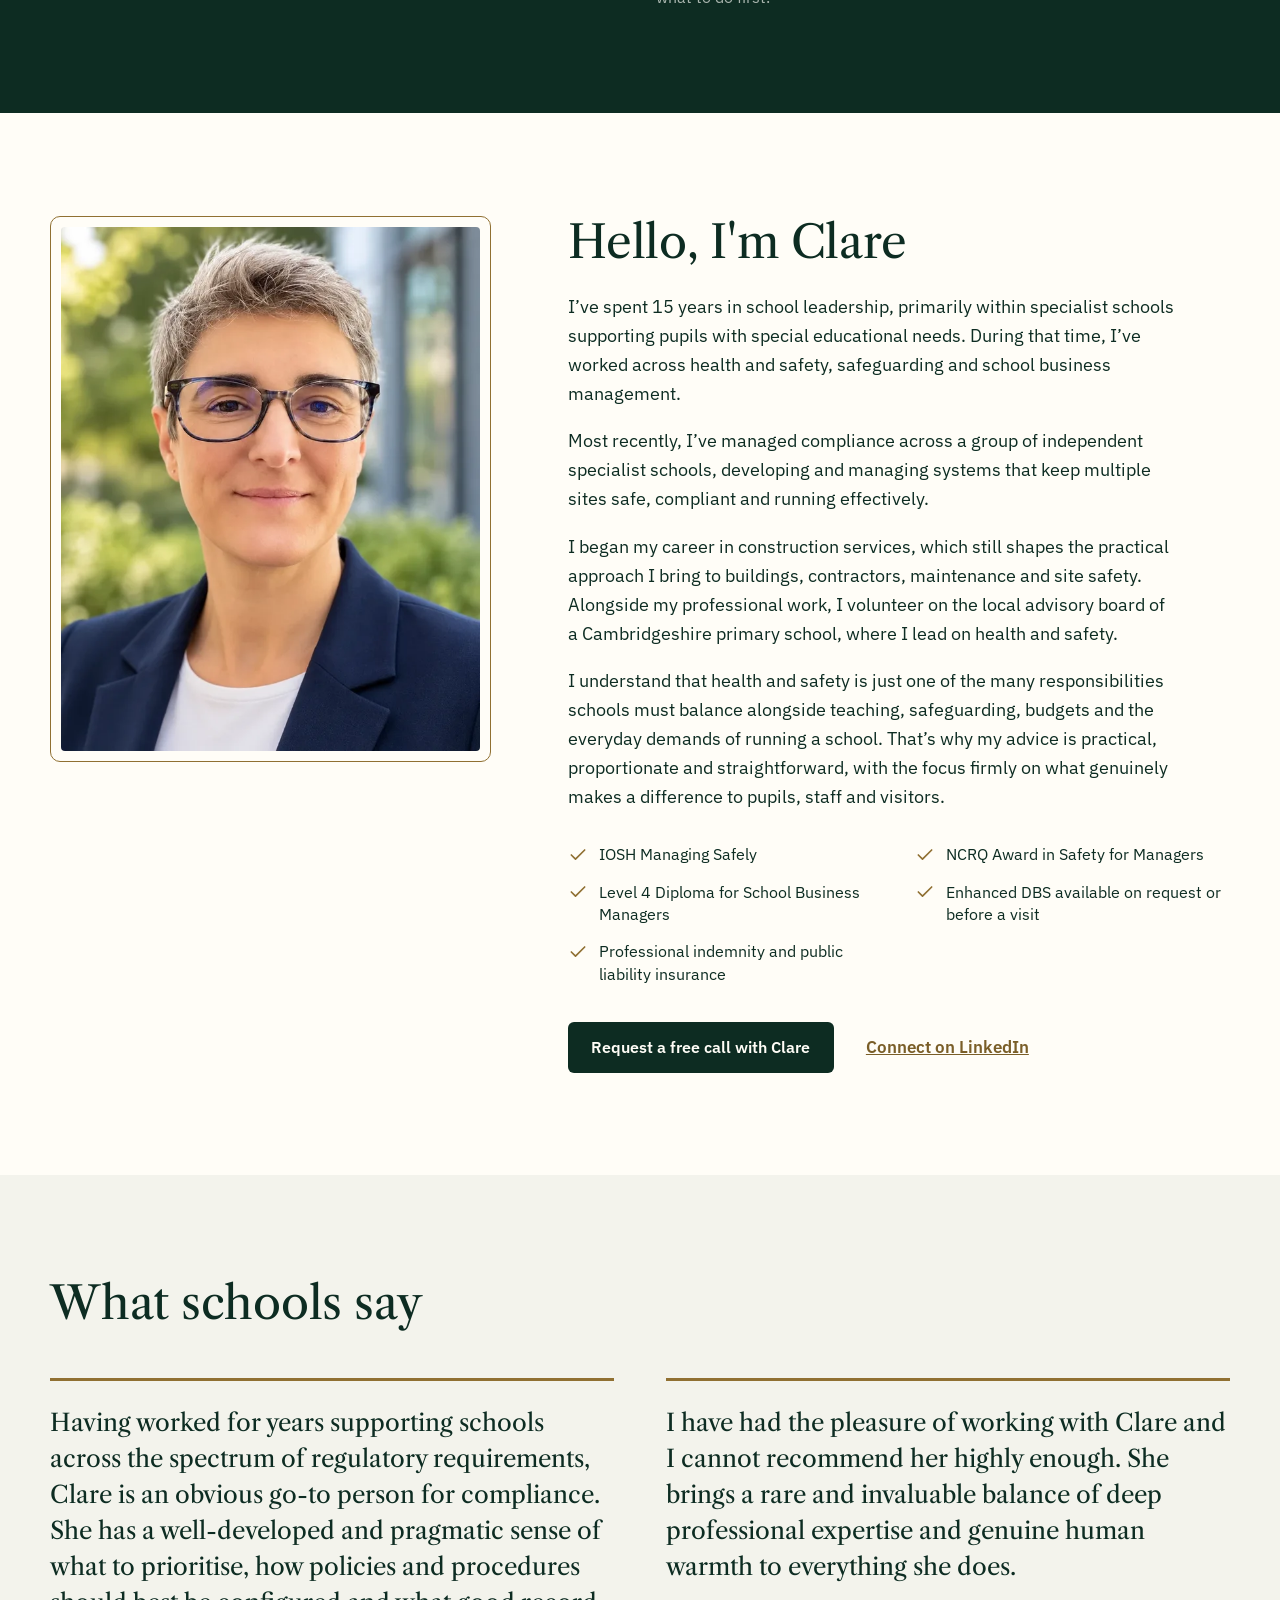
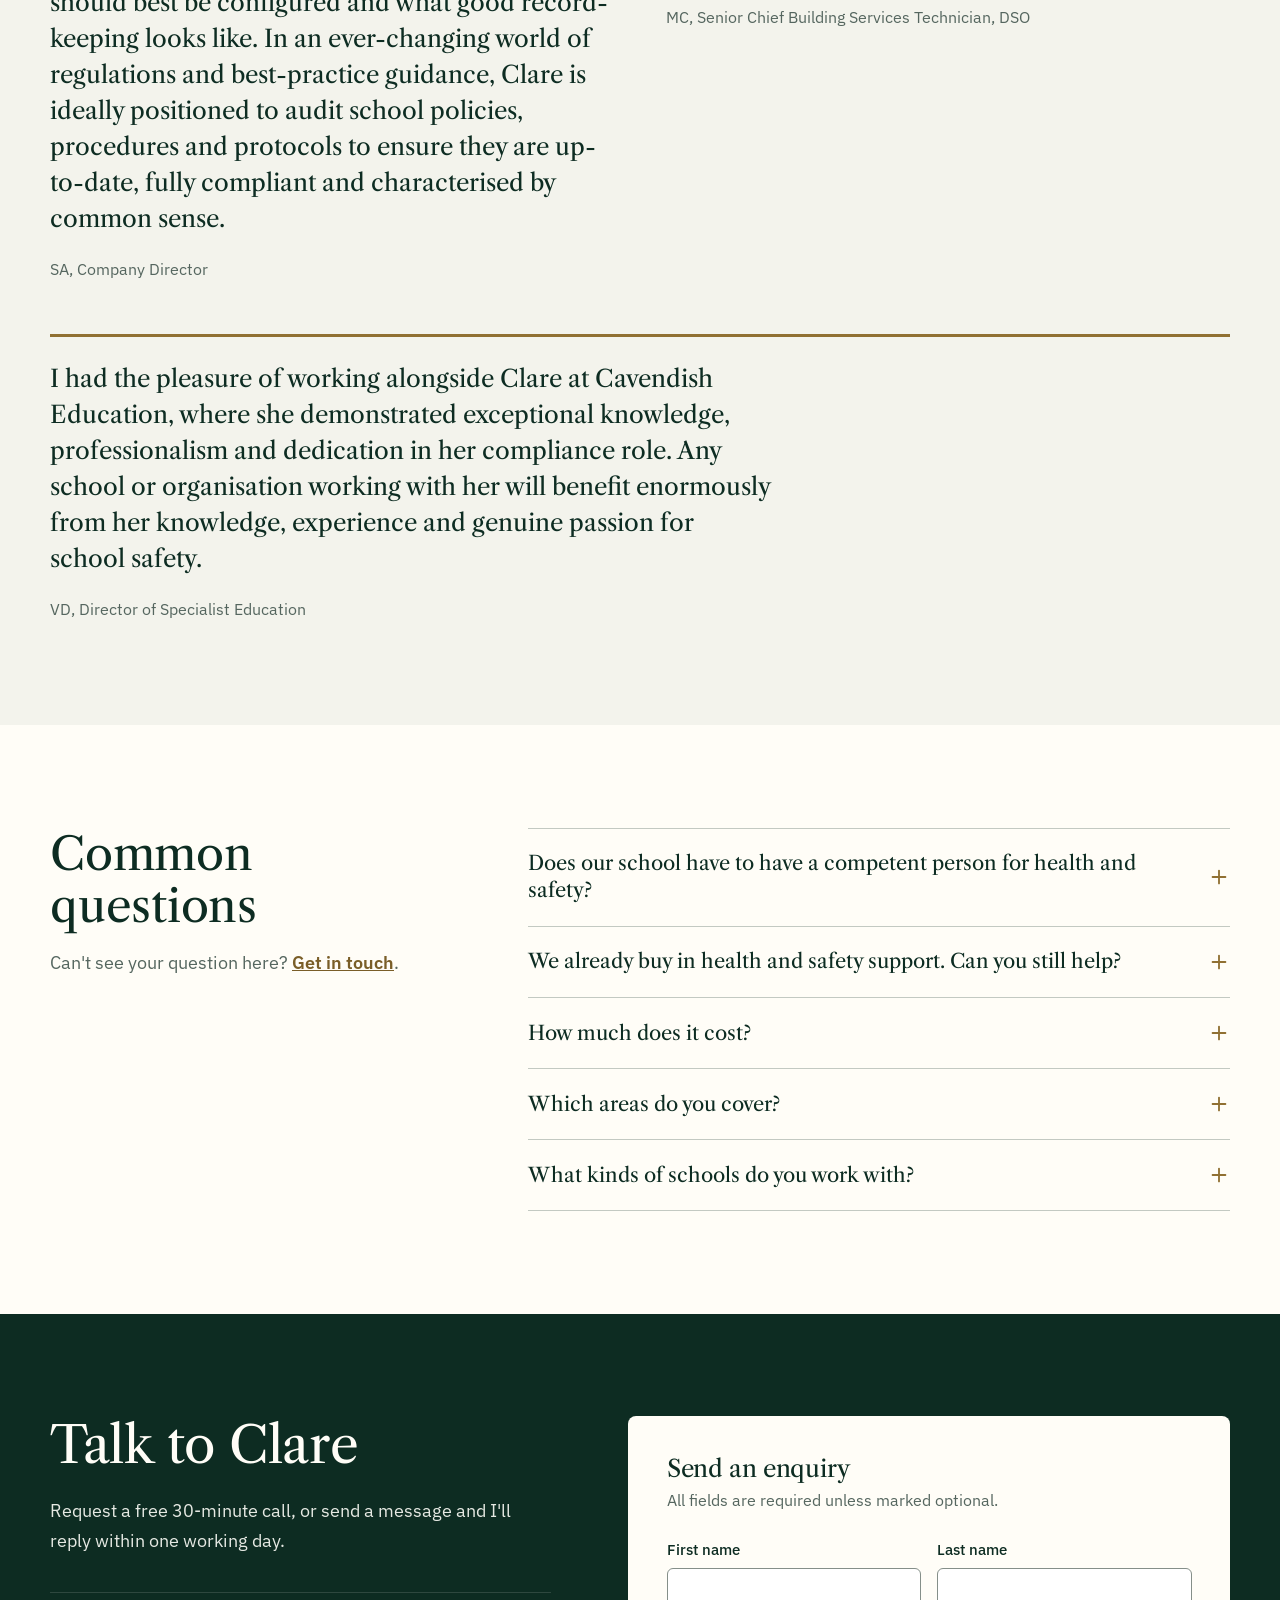
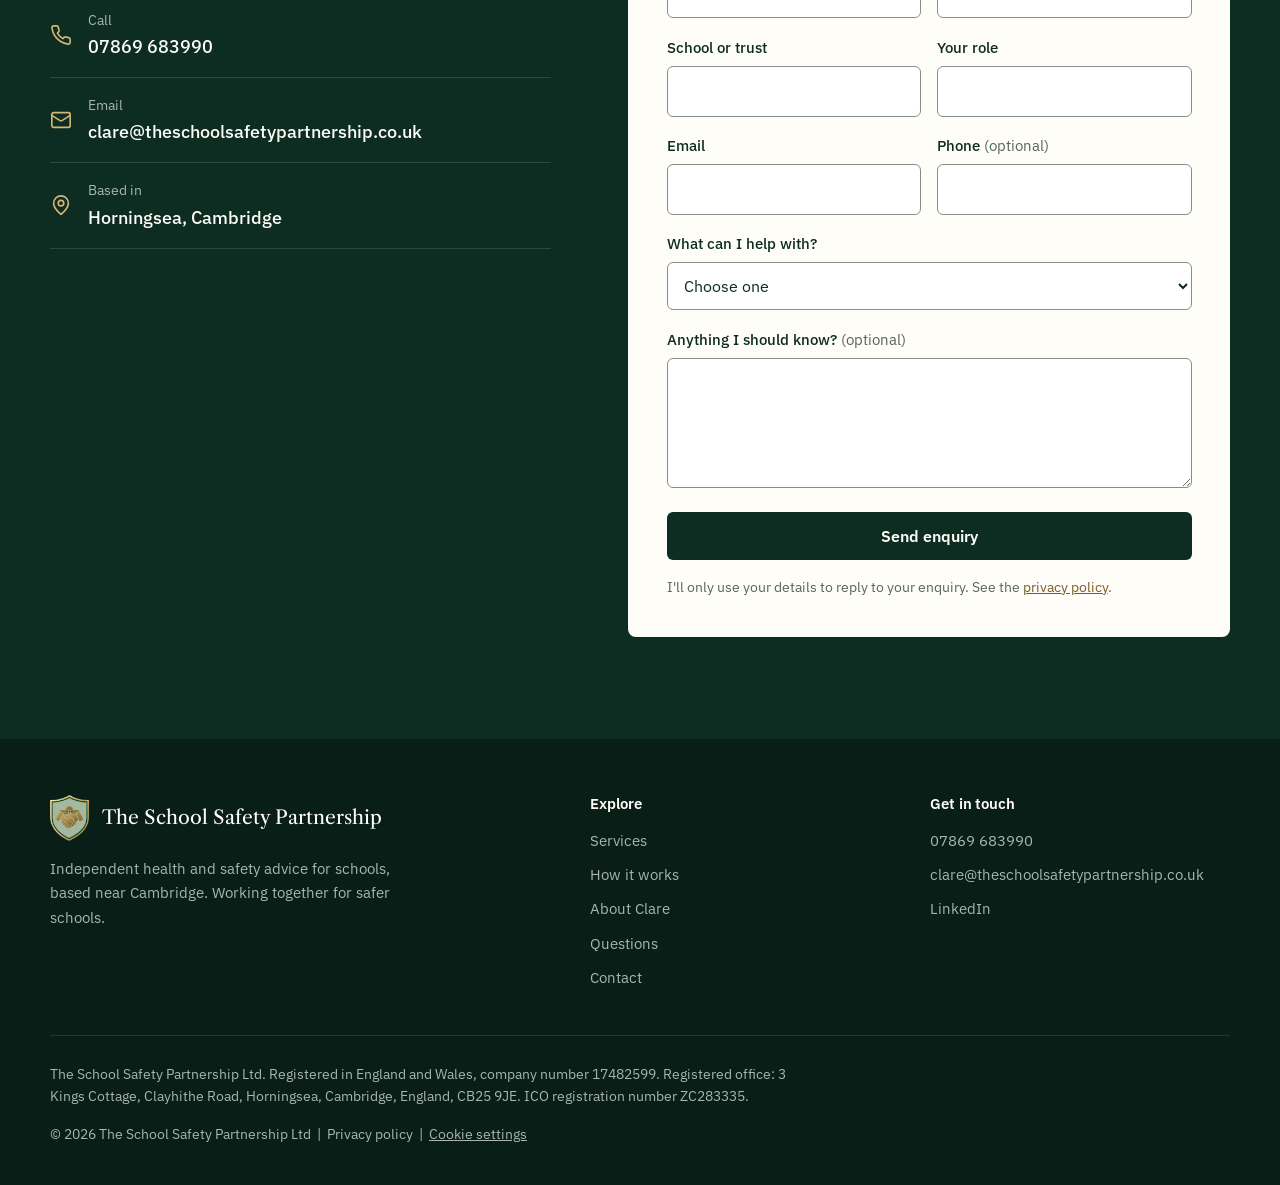
<file: services/index.html>
<!DOCTYPE html>
<html lang="en-GB">
<head>
<meta charset="utf-8">
<title>Services | The School Safety Partnership</title>
<link rel="canonical" href="https://www.theschoolsafetypartnership.co.uk/#services">
<meta http-equiv="refresh" content="0; url=../#services">
<script>location.replace('../#services');</script>
</head>
<body>
<p>This page has moved. <a href="../#services">Go to our services</a>.</p>
</body>
</html>
</file>
<file: css/styles.css>
/* ---------- Tokens ---------- */
:root{
  --forest:#0D2C22;      /* primary dark ground, headings on light */
  --forest-2:#123528;    /* raised surface on dark */
  --forest-3:#1A4636;    /* buildings on the plan */
  --pine-line:#3E6B58;   /* lines on dark */
  --brass:#907032;       /* brand gold: graphics and rules */
  --brass-ink:#7A5E28;   /* gold text on light grounds */
  --wheat:#D4B672;       /* gold on dark grounds */
  --sage:#55665F;        /* secondary text on light */
  --sage-light:#A9B5AE;  /* secondary text on dark */
  --mist:#C3C9C2;        /* borders on light */
  --chalk:#FFFDF7;       /* page ground */
  --linen:#F3F3EC;       /* alternate ground */
  --serif:"Libre Caslon Text", Georgia, "Times New Roman", serif;
  --sans:"IBM Plex Sans", "Helvetica Neue", Arial, sans-serif;
  --wrap:1180px;
  --radius:6px;
}

*,*::before,*::after{box-sizing:border-box}
html{scroll-behavior:smooth;-webkit-text-size-adjust:100%}
@media (prefers-reduced-motion:reduce){html{scroll-behavior:auto}}
body{margin:0;background:var(--chalk);color:var(--forest);font-family:var(--sans);font-size:1.0625rem;line-height:1.65}
img,svg{display:block;max-width:100%}
h1,h2,h3{font-family:var(--serif);font-weight:400;line-height:1.15;margin:0;letter-spacing:-.005em}
p{margin:0}
a{color:inherit}
:focus-visible{outline:3px solid var(--wheat);outline-offset:3px;border-radius:2px}
.on-light :focus-visible{outline-color:var(--brass)}

.wrap{width:min(100% - 2.5rem, var(--wrap));margin-inline:auto}
.visually-hidden{position:absolute!important;width:1px;height:1px;overflow:hidden;clip:rect(0 0 0 0);white-space:nowrap}
.skip{position:absolute;left:1rem;top:-4rem;z-index:100;background:var(--wheat);color:var(--forest);padding:.6rem 1rem;border-radius:var(--radius);font-weight:600}
.skip:focus{top:1rem}

/* ---------- Placeholders for Clare ---------- */
.ph{background:rgba(144,112,50,.10);outline:1.5px dashed var(--brass);outline-offset:1px;border-radius:3px;padding:0 .25em;-webkit-box-decoration-break:clone;box-decoration-break:clone}
.on-dark .ph{background:rgba(212,182,114,.12);outline-color:var(--wheat)}
body.clean .ph{background:none;outline:none;padding:0}

/* ---------- Buttons ---------- */
.btn{display:inline-flex;align-items:center;justify-content:center;gap:.5rem;min-height:48px;padding:.7rem 1.4rem;border-radius:var(--radius);font-family:var(--sans);font-size:1rem;font-weight:600;text-decoration:none;border:1.5px solid transparent;cursor:pointer;transition:background-color .15s,color .15s,border-color .15s}
.btn-gold{background:var(--wheat);color:var(--forest)}
.btn-gold:hover{background:#E2C88A}
.btn-ghost{border-color:rgba(255,253,247,.45);color:var(--chalk)}
.btn-ghost:hover{border-color:var(--chalk);background:rgba(255,253,247,.06)}
.btn-forest{background:var(--forest);color:var(--chalk)}
.btn-forest:hover{background:#174535}

/* ---------- Header ---------- */
.site-header{position:sticky;top:0;z-index:50;background:var(--forest);color:var(--chalk);border-bottom:1px solid rgba(195,201,194,.14)}
.site-header .wrap{display:flex;align-items:center;justify-content:space-between;gap:1rem;min-height:78px}
.brand{display:flex;align-items:center;gap:.8rem;text-decoration:none}
.brand img{width:auto;height:46px}
.brand span{font-family:var(--serif);font-size:1.15rem;line-height:1.2}
.site-nav ul{list-style:none;margin:0;padding:0;display:flex;align-items:center;gap:1.75rem}
.site-nav a{text-decoration:none;font-size:.97rem;color:var(--chalk);opacity:.88}
.site-nav a:hover{opacity:1;text-decoration:underline;text-underline-offset:5px;text-decoration-color:var(--wheat)}
.site-nav .btn{opacity:1;min-height:44px;padding:.55rem 1.1rem}
.site-nav .btn-gold{color:var(--forest)}
.site-nav .btn:hover{text-decoration:none}
.menu-btn{display:none;font:inherit;font-weight:500;color:var(--chalk);background:none;border:1px solid rgba(255,253,247,.35);border-radius:var(--radius);min-height:44px;padding:.4rem .9rem;cursor:pointer;align-items:center;gap:.5rem}
.menu-btn svg{width:20px;height:20px}
.menu-btn .icon-close,.menu-btn[aria-expanded="true"] .icon-open{display:none}
.menu-btn[aria-expanded="true"] .icon-close{display:block}

@media (max-width:960px){
  .menu-btn{display:inline-flex}
  .site-nav{position:absolute;left:0;right:0;top:100%;background:var(--forest);border-bottom:1px solid rgba(195,201,194,.2);display:none}
  .site-nav.open{display:block}
  .site-nav ul{flex-direction:column;align-items:stretch;gap:0;padding:.5rem 1.25rem 1.25rem}
  .site-nav li a:not(.btn){display:block;padding:.85rem 0;border-bottom:1px solid rgba(195,201,194,.14);font-size:1.05rem}
  .site-nav li:last-child{padding-top:1rem}
  .site-nav .btn{width:100%}
}
@media (max-width:420px){.brand span{font-size:1rem}.brand img{height:40px}}

/* ---------- Hero ---------- */
.hero{background:var(--forest);color:var(--chalk);padding-block:clamp(3rem,7vw,5.5rem) clamp(3.5rem,7vw,6rem);overflow:hidden}
.hero .wrap{display:grid;grid-template-columns:minmax(0,11fr) minmax(0,12fr);gap:clamp(2.5rem,5vw,4.5rem);align-items:center}
.hero-tagline{font-family:var(--serif);font-style:italic;font-size:clamp(1.1rem,1.6vw,1.3rem);color:var(--wheat);margin-bottom:1rem}
.hero h1{font-size:clamp(2.4rem,3.7vw,3.35rem);line-height:1.08;max-width:17ch}
.hero-lede{margin-top:1.5rem;font-size:clamp(1.1rem,1.6vw,1.25rem);line-height:1.6;color:#E6E9E3;max-width:34rem}
.hero-actions{display:flex;flex-wrap:wrap;gap:.85rem;margin-top:2.25rem}
.hero-facts{list-style:none;margin:2.75rem 0 0;padding:1.5rem 0 0;border-top:1px solid rgba(195,201,194,.2);display:grid;grid-template-columns:repeat(3,minmax(0,1fr));gap:.75rem 1.5rem;font-size:.95rem;color:var(--sage-light)}
.hero-facts li{display:flex;align-items:flex-start;gap:.55rem;line-height:1.4}
.hero-facts svg{flex:none;width:18px;height:18px;margin-top:.1rem;color:var(--wheat)}
.hero-facts strong{display:block;color:var(--chalk);font-weight:500}

/* Site plan */
.plan{position:relative}
.plan-frame{position:relative;aspect-ratio:568/428}
.plan-frame svg{width:100%;height:100%}
.plan .draw{stroke-dasharray:2400;stroke-dashoffset:0}
.plan .area{transition:fill .2s,stroke .2s}
.plan .area.lit{fill:rgba(212,182,114,.24);stroke:var(--wheat)}
.plan-label{font-family:var(--sans);font-size:11.5px;fill:var(--sage-light);letter-spacing:.01em}
.pin{position:absolute;transform:translate(-50%,-50%);width:44px;height:44px;border:0;background:none;padding:0;cursor:pointer;display:grid;place-items:center;border-radius:50%}
.pin::before{content:"";width:20px;height:20px;border-radius:50%;background:var(--wheat);box-shadow:0 0 0 5px rgba(212,182,114,.22);transition:transform .15s,box-shadow .15s}
.pin::after{content:"";position:absolute;width:6px;height:6px;border-radius:50%;background:var(--forest)}
.pin:hover::before{transform:scale(1.12)}
.pin[aria-pressed="true"]::before{box-shadow:0 0 0 6px var(--forest),0 0 0 8px var(--wheat)}
.plan-caption{margin-top:1.1rem;padding:1.15rem 1.35rem;background:var(--forest-2);border:1px solid rgba(195,201,194,.16);border-radius:var(--radius);min-height:7.4rem}
.plan-hint{margin-top:.6rem;font-size:.88rem;color:var(--sage-light)}
@media (max-width:640px){.plan-caption{min-height:9.6rem}}
.plan-caption h2{font-family:var(--serif);font-size:1.2rem;color:var(--chalk)}
.plan-caption p{margin-top:.35rem;color:var(--sage-light);font-size:.98rem;line-height:1.55}

@media (prefers-reduced-motion:no-preference){
  .js .plan .draw{animation:draw 1.8s ease-out both}
  .js .pin{animation:pin-in .4s ease-out both}
  .js .pin:nth-of-type(1){animation-delay:1.2s}.js .pin:nth-of-type(2){animation-delay:1.3s}.js .pin:nth-of-type(3){animation-delay:1.4s}.js .pin:nth-of-type(4){animation-delay:1.5s}.js .pin:nth-of-type(5){animation-delay:1.6s}.js .pin:nth-of-type(6){animation-delay:1.7s}.js .pin:nth-of-type(7){animation-delay:1.8s}
}
@keyframes draw{from{stroke-dashoffset:2400}to{stroke-dashoffset:0}}
@keyframes pin-in{from{opacity:0;transform:translate(-50%,-50%) scale(.4)}to{opacity:1;transform:translate(-50%,-50%) scale(1)}}

@media (max-width:1100px){
  .hero .wrap{grid-template-columns:1fr}
  .plan{max-width:560px}
}
@media (max-width:640px){
  .hero-facts{grid-template-columns:1fr}
  .hero-actions .btn{flex:1 1 100%}
  .plan-label{font-size:16px}
  .lbl-long{display:none}
}
@media (min-width:641px){.lbl-short{display:none}}

/* ---------- Sections ---------- */
.band{padding-block:clamp(4rem,8vw,6.5rem)}
.band-linen{background:var(--linen)}
.band-forest{background:var(--forest);color:var(--chalk)}
section[id]{scroll-margin-top:84px}
.section-head{max-width:44rem}
.section-head h2{font-size:clamp(2rem,3.6vw,2.85rem)}
.section-head p{margin-top:1rem;font-size:1.13rem;color:var(--sage)}
.band-forest .section-head p{color:var(--sage-light)}

/* Duty */
.duty{display:grid;grid-template-columns:minmax(0,7fr) minmax(0,4fr);gap:clamp(2.5rem,6vw,6rem);align-items:start}
.duty h2{font-size:clamp(2rem,3.6vw,2.85rem);max-width:18ch}
.duty-copy p{margin-top:1.25rem;font-size:1.13rem;max-width:38rem}
.duty-copy p:first-of-type{margin-top:1.75rem}
.duty-copy .law{margin-top:2rem;padding-left:1.25rem;border-left:3px solid var(--brass);font-family:var(--serif);font-size:1.3rem;line-height:1.5;max-width:34rem}
.audience h3{font-family:var(--sans);font-size:1rem;font-weight:600;color:var(--sage);margin-bottom:.75rem}
.audience ul{list-style:none;margin:0;padding:0;border-top:1px solid var(--mist)}
.audience li{display:flex;gap:.8rem;align-items:center;padding:1rem 0;border-bottom:1px solid var(--mist);font-family:var(--serif);font-size:1.2rem}
.audience svg{flex:none;width:22px;height:22px;color:var(--brass)}
@media (max-width:860px){.duty{grid-template-columns:1fr}}

/* Services */
.services{margin-top:3rem;display:grid;grid-template-columns:repeat(2,minmax(0,1fr));border-top:1px solid var(--mist)}
.service{padding:2.25rem 2.5rem 2.25rem 0;border-bottom:1px solid var(--mist)}
.service:nth-child(even){padding:2.25rem 0 2.25rem 2.5rem;border-left:1px solid var(--mist)}
.service-icon{width:52px;height:52px;border-radius:50%;background:var(--forest);color:var(--wheat);display:grid;place-items:center}
.service-icon svg{width:26px;height:26px}
.service h3{margin-top:1.25rem;font-size:1.6rem}
.service > p{margin-top:.7rem;color:var(--sage);max-width:32rem}
.service .best-for{margin-top:.9rem;font-size:.95rem;color:var(--forest)}
.service .best-for strong{font-weight:600}
details.more{margin-top:1.25rem}
details.more summary{list-style:none;cursor:pointer;display:inline-flex;align-items:center;gap:.45rem;font-weight:600;color:var(--brass-ink);min-height:44px}
details.more summary::-webkit-details-marker{display:none}
details.more summary svg{width:18px;height:18px;transition:transform .2s}
details.more[open] summary svg{transform:rotate(180deg)}
details.more ul{margin:.25rem 0 0;padding:0;list-style:none}
details.more li{position:relative;padding:.35rem 0 .35rem 1.5rem;font-size:.98rem}
details.more li::before{content:"";position:absolute;left:0;top:.95rem;width:.65rem;height:2px;background:var(--brass)}
@media (max-width:860px){
  .services{grid-template-columns:1fr}
  .service,.service:nth-child(even){padding:2rem 0;border-left:0}
}

/* Steps */
.steps{list-style:none;margin:3.25rem 0 0;padding:0;display:grid;grid-template-columns:repeat(4,minmax(0,1fr));gap:2rem;counter-reset:step;position:relative}
.steps::before{content:"";position:absolute;left:0;right:0;top:26px;height:1px;background:rgba(212,182,114,.45)}
.steps li{position:relative;counter-increment:step}
.steps li::before{content:counter(step);position:relative;display:grid;place-items:center;width:52px;height:52px;border-radius:50%;background:var(--forest);border:1.5px solid var(--wheat);color:var(--wheat);font-family:var(--serif);font-size:1.4rem}
.steps h3{margin-top:1.4rem;font-size:1.35rem}
.steps p{margin-top:.55rem;color:var(--sage-light);font-size:1rem}
@media (max-width:860px){
  .steps{grid-template-columns:1fr;gap:0}
  .steps::before{left:26px;right:auto;top:26px;bottom:26px;width:1px;height:auto}
  .steps li{display:grid;grid-template-columns:52px 1fr;column-gap:1.25rem;padding-bottom:2rem}
  .steps li::before{grid-row:span 2}
  .steps h3{margin-top:.6rem}
}

/* About */
.about{display:grid;grid-template-columns:minmax(0,4fr) minmax(0,6fr);gap:clamp(2.5rem,6vw,5.5rem);align-items:start}
.portrait{margin:0;padding:10px;border:1.5px solid var(--brass);border-radius:10px;background:var(--chalk)}
.portrait img{width:100%;height:auto;aspect-ratio:4/5;object-fit:cover;border-radius:4px;background:var(--linen)}
.about h2{font-size:clamp(2rem,3.6vw,2.85rem)}
.about-copy p{margin-top:1.15rem;font-size:1.1rem;max-width:38rem}
.about-copy p:first-of-type{margin-top:1.5rem}
.creds{list-style:none;margin:2rem 0 0;padding:0;display:grid;grid-template-columns:repeat(2,minmax(0,1fr));gap:.9rem 2rem}
.creds li{display:flex;gap:.7rem;align-items:flex-start;font-size:.98rem;line-height:1.45}
.creds svg{flex:none;width:20px;height:20px;color:var(--brass);margin-top:.1rem}
.signoff{margin-top:2.25rem;display:flex;flex-wrap:wrap;align-items:center;gap:1rem 2rem}
.signoff p{font-family:var(--serif);font-style:italic;font-size:1.3rem}
.signoff a:not(.btn){font-weight:600;color:var(--brass-ink)}
@media (max-width:860px){.about{grid-template-columns:1fr}.portrait{max-width:280px}.creds{grid-template-columns:1fr}}

/* Testimonials */
.quotes{margin-top:3rem;display:grid;grid-template-columns:repeat(2,minmax(0,1fr));gap:clamp(2rem,4vw,4rem)}
.quotes figure{margin:0;padding-top:1.5rem;border-top:3px solid var(--brass)}
.quotes blockquote{margin:0;font-family:var(--serif);font-size:clamp(1.25rem,2vw,1.5rem);line-height:1.5}
.quotes figcaption{margin-top:1.25rem;color:var(--sage);font-size:.98rem}
.quotes figure:nth-child(3):last-child{grid-column:1 / -1}
.quotes figure:nth-child(3):last-child blockquote{max-width:48ch}
@media (max-width:760px){.quotes{grid-template-columns:1fr}}

/* FAQ */
.faq{display:grid;grid-template-columns:minmax(0,4fr) minmax(0,7fr);gap:clamp(2rem,6vw,5rem);align-items:start}
.faq-list{border-top:1px solid var(--mist)}
.faq-list details{border-bottom:1px solid var(--mist)}
.faq-list summary{list-style:none;cursor:pointer;display:flex;justify-content:space-between;align-items:center;gap:1.5rem;padding:1.35rem 0;font-family:var(--serif);font-size:1.25rem;line-height:1.35;min-height:44px}
.faq-list summary::-webkit-details-marker{display:none}
.faq-list summary svg{flex:none;width:22px;height:22px;color:var(--brass);transition:transform .2s}
.faq-list details[open] summary svg{transform:rotate(45deg)}
.faq-list details > p{padding:0 2.5rem 1.5rem 0;color:var(--sage);max-width:42rem}
@media (max-width:860px){.faq{grid-template-columns:1fr}}

/* Contact */
.contact{display:grid;grid-template-columns:minmax(0,5fr) minmax(0,6fr);gap:clamp(2.5rem,6vw,5rem);align-items:start}
.contact h2{font-size:clamp(2.2rem,4vw,3.2rem)}
.contact-lede{margin-top:1.25rem;font-size:1.15rem;color:#E6E9E3;max-width:30rem}
.contact-list{list-style:none;margin:2.25rem 0 0;padding:0}
.contact-list li{display:flex;gap:1rem;align-items:center;padding:1rem 0;border-top:1px solid rgba(195,201,194,.18)}
.contact-list li:last-child{border-bottom:1px solid rgba(195,201,194,.18)}
.contact-list svg{flex:none;width:22px;height:22px;color:var(--wheat)}
.contact-list span{display:block;font-size:.88rem;color:var(--sage-light)}
.contact-list a{color:var(--chalk);text-decoration:none;font-size:1.1rem;font-weight:500;overflow-wrap:anywhere}
.contact-list a:hover{text-decoration:underline;text-decoration-color:var(--wheat);text-underline-offset:4px}
.contact-list .plain{font-size:1.1rem;font-weight:500}

.form{background:var(--chalk);color:var(--forest);border-radius:8px;padding:clamp(1.5rem,3vw,2.5rem)}
.form h3{font-size:1.5rem}
.form .intro{margin-top:.35rem;color:var(--sage);font-size:.98rem}
.fields{margin-top:1.5rem;display:grid;grid-template-columns:repeat(2,minmax(0,1fr));gap:1.1rem 1rem}
.field{display:flex;flex-direction:column;gap:.35rem}
.field-full{grid-column:1/-1}
.field label{font-size:.92rem;font-weight:500}
.field label .opt{font-weight:400;color:var(--sage)}
.field input,.field select,.field textarea{font:inherit;font-size:1rem;color:var(--forest);background:#fff;border:1.5px solid #858F89;border-radius:var(--radius);padding:.7rem .8rem;min-height:48px;width:100%}
.field textarea{min-height:130px;resize:vertical}
.field input:focus,.field select:focus,.field textarea:focus{outline:none;border-color:var(--forest);box-shadow:0 0 0 3px rgba(144,112,50,.25)}
.form .btn{margin-top:1.5rem;width:100%}
.form-small{margin-top:1rem;font-size:.85rem;color:var(--sage)}
.form-small a{color:var(--brass-ink)}
.form-done{display:none;padding:1rem 0 .5rem;scroll-margin-top:110px}
.form-done h3{font-size:1.5rem}
.form-done p{margin-top:.6rem;color:var(--sage)}
.form.sent .form-body{display:none}
.form.sent .form-done{display:block}
@media (max-width:960px){.contact{grid-template-columns:minmax(0,1fr)}}
@media (max-width:560px){.fields{grid-template-columns:1fr}}

/* Footer */
.site-footer{background:#081E17;color:var(--sage-light);padding-block:3.5rem 2.5rem;font-size:.93rem}
.footer-top{display:grid;grid-template-columns:minmax(0,5fr) minmax(0,3fr) minmax(0,3fr);gap:2.5rem;padding-bottom:2.5rem;border-bottom:1px solid rgba(195,201,194,.15)}
.footer-brand .brand span{color:var(--chalk);font-size:1.2rem}
.footer-brand p{margin-top:1rem;max-width:22rem}
.site-footer h2{font-family:var(--sans);font-size:.95rem;font-weight:600;color:var(--chalk);margin-bottom:.75rem}
.site-footer ul{list-style:none;margin:0;padding:0}
.site-footer li{padding:.3rem 0}
.site-footer a{color:var(--sage-light);text-decoration:none;overflow-wrap:anywhere}
.site-footer a:hover{color:var(--chalk);text-decoration:underline}
.legal{padding-top:1.75rem;display:flex;flex-wrap:wrap;justify-content:space-between;gap:1rem 2rem;font-size:.85rem;line-height:1.6}
.legal p{max-width:46rem}
@media (max-width:760px){.footer-top{grid-template-columns:1fr}}

/* Cookie choice (only shown once a GA measurement ID is set in js/analytics.js) */
.consent{position:fixed;z-index:90;left:1rem;right:1rem;bottom:1rem;max-width:34rem;margin-inline:auto;background:var(--forest);color:var(--chalk);border:1px solid rgba(212,182,114,.5);border-radius:var(--radius);box-shadow:0 10px 30px rgba(8,30,23,.35);padding:1.1rem 1.25rem;font-size:.95rem;line-height:1.55}
.consent[hidden]{display:none}
.consent a{color:var(--wheat);font-weight:600}
.consent :focus-visible{outline-color:var(--wheat)}
.consent-actions{display:flex;gap:.75rem;margin-top:.9rem}
.consent-actions .btn{flex:1 1 0;min-height:44px;padding:.5rem 1rem}
.consent .btn-ghost{background:transparent}
.consent .btn-ghost:hover{background:rgba(255,253,247,.08)}
.link-btn{background:none;border:0;padding:0;font:inherit;color:inherit;text-decoration:underline;cursor:pointer}
.link-btn[hidden]{display:none}
.site-footer .link-btn{color:var(--sage-light)}
.site-footer .link-btn:hover{color:var(--chalk)}
</file>
